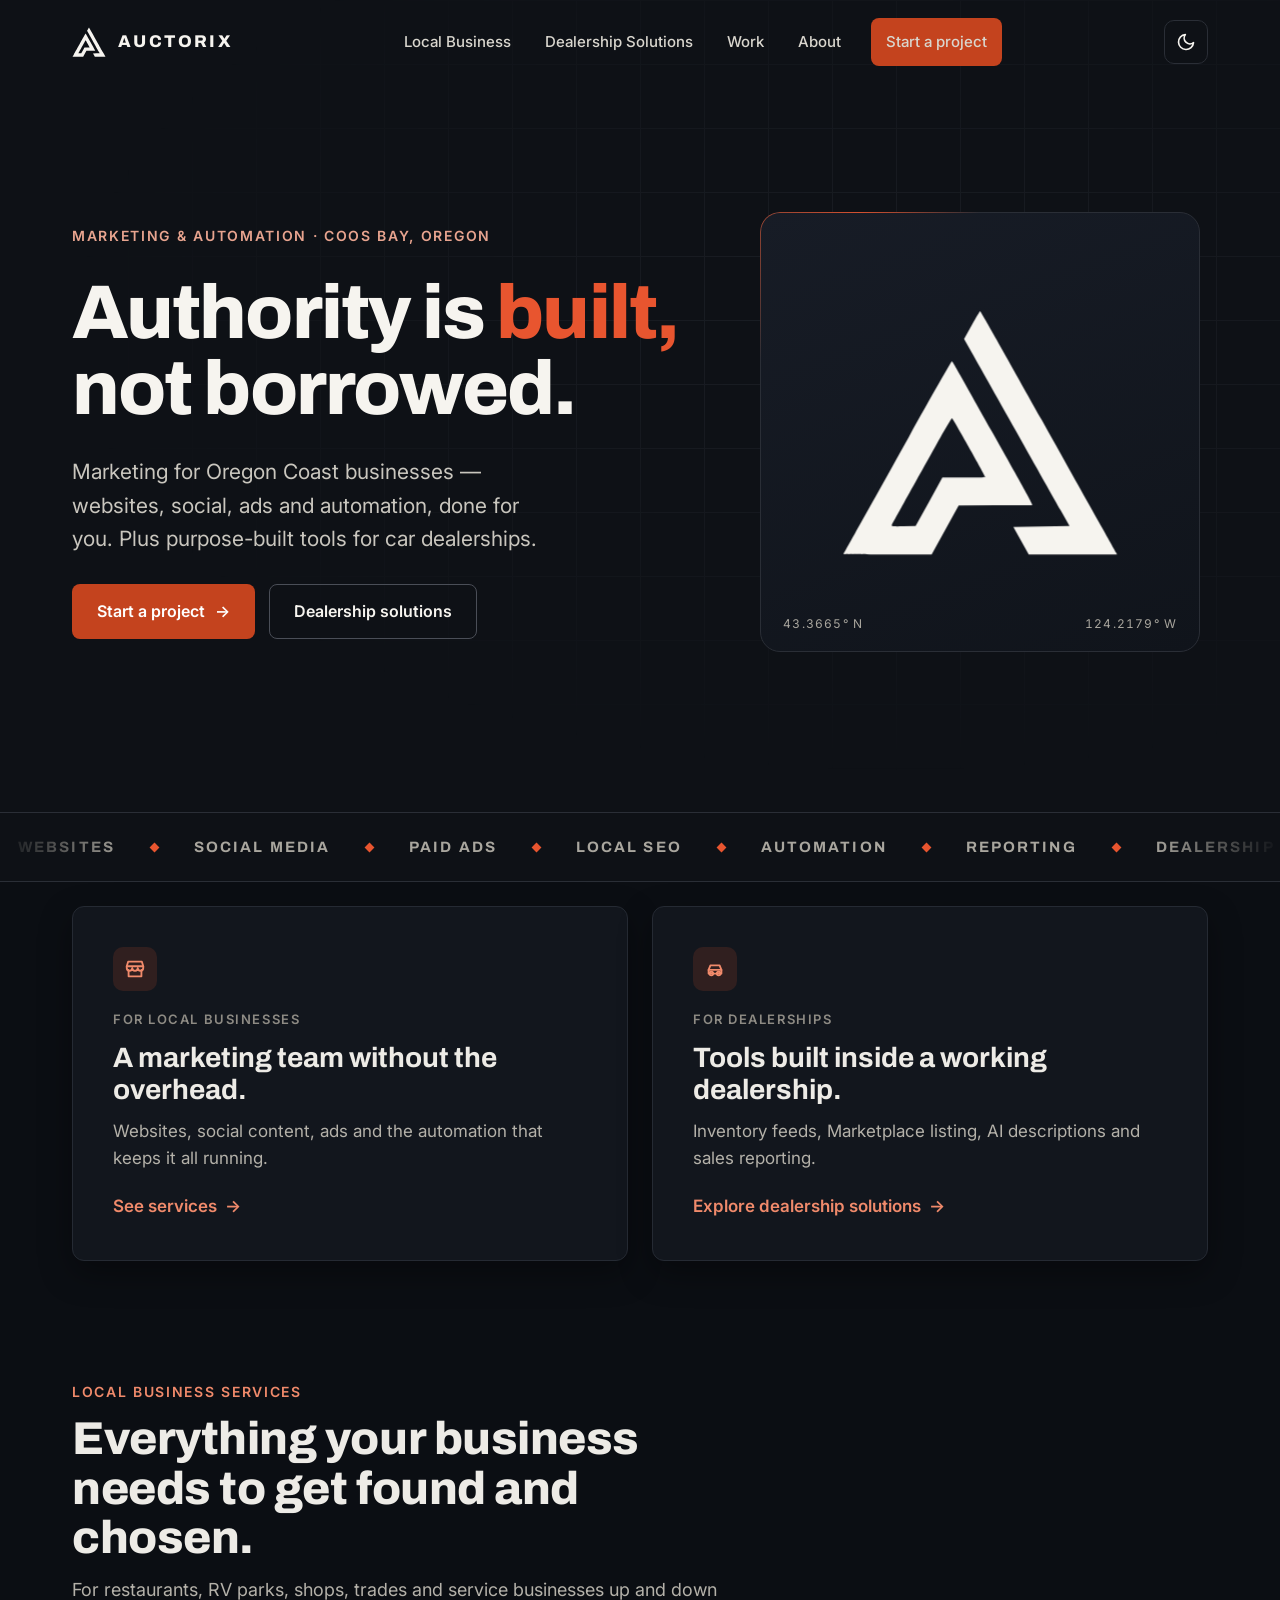
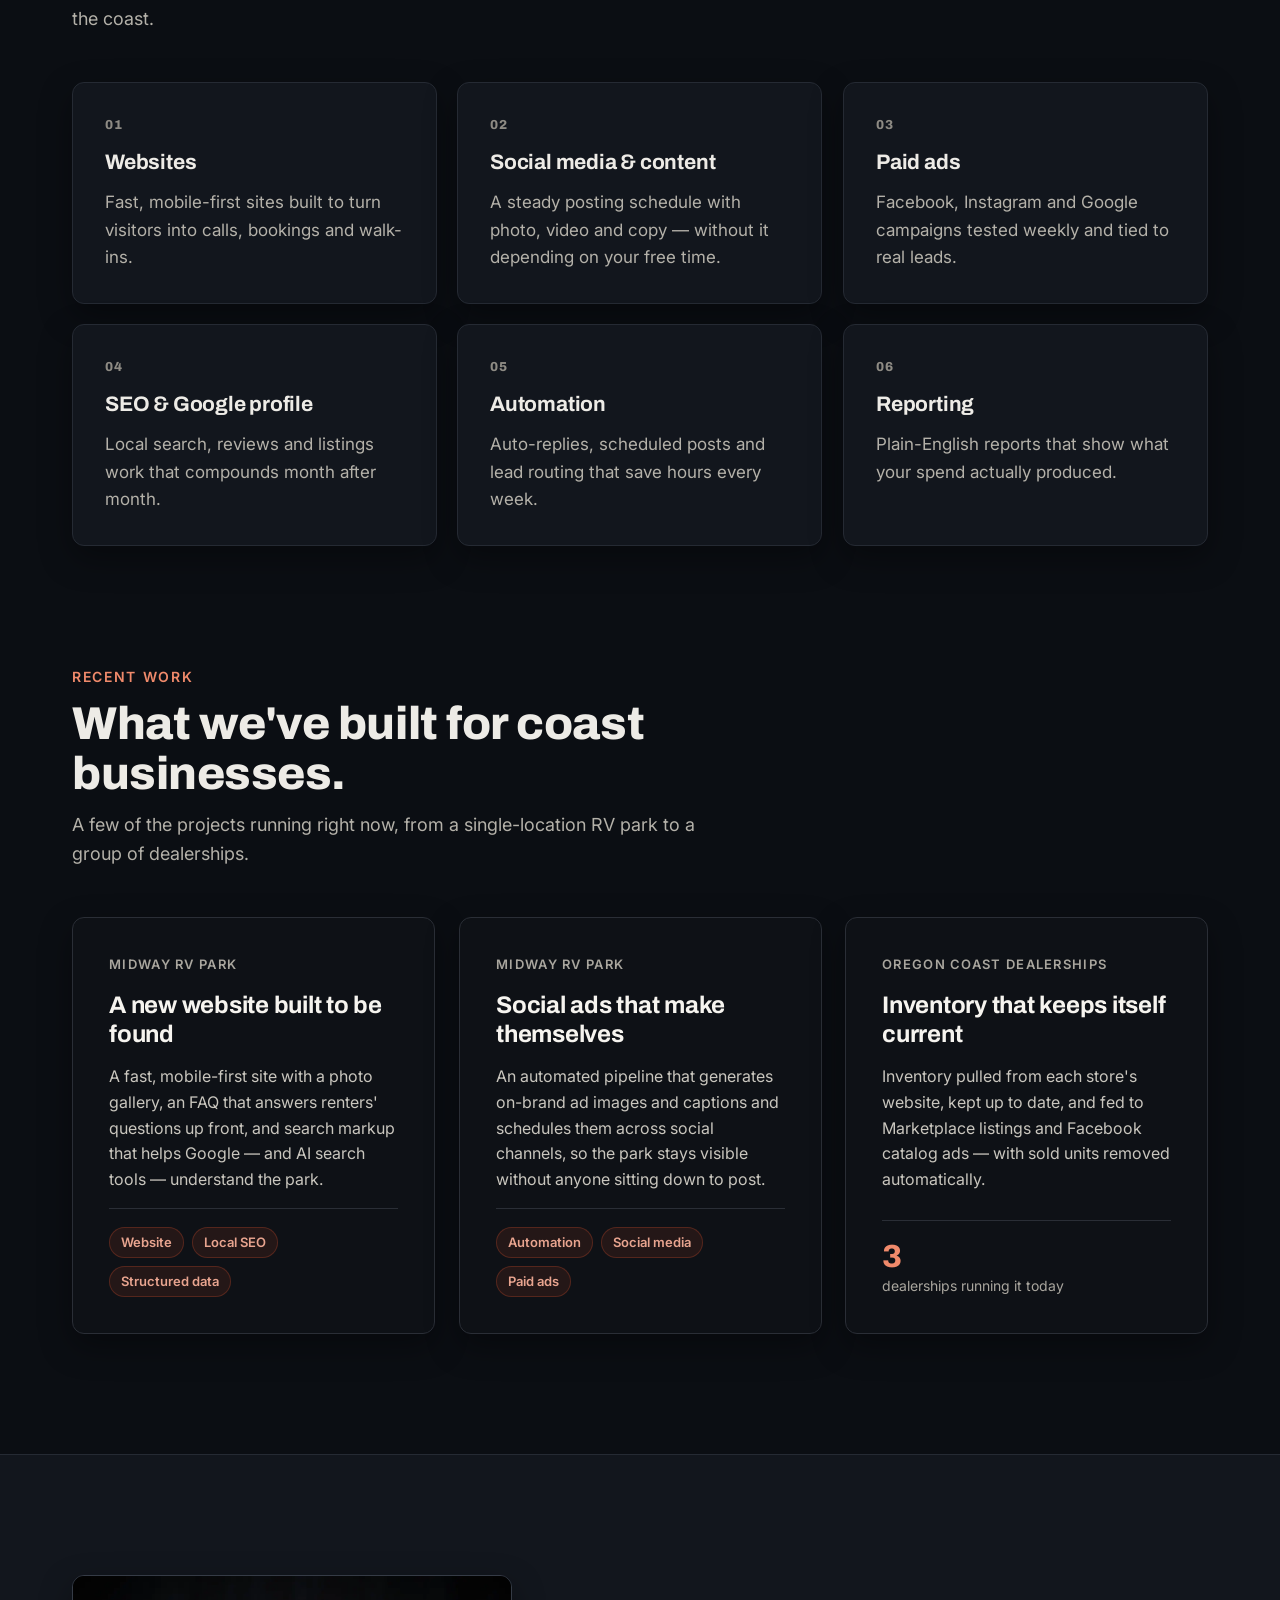
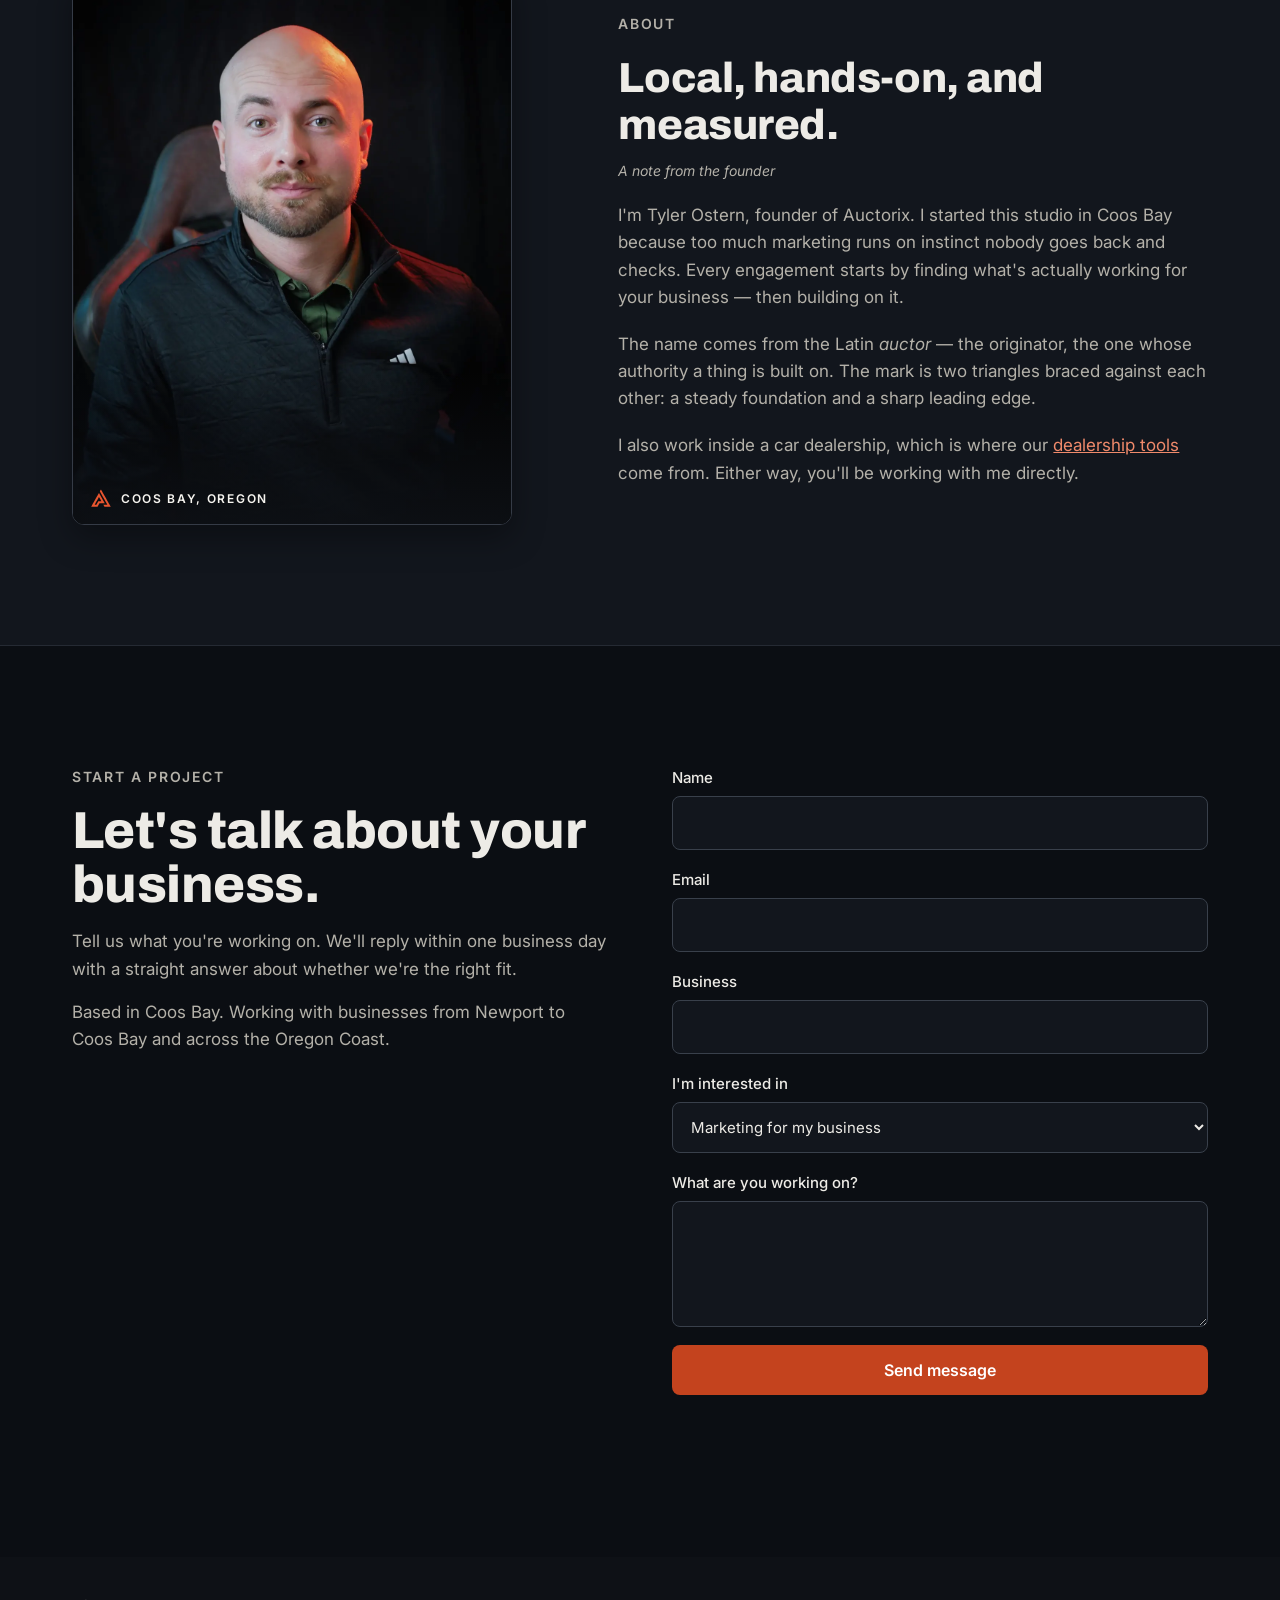
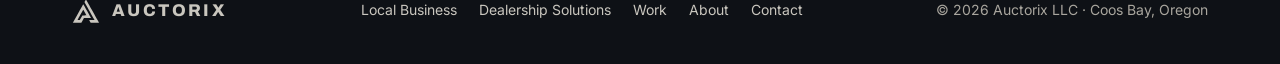
<file: index.html>
<!DOCTYPE html>
<html lang="en">
<head>
<meta charset="UTF-8">
<meta name="viewport" content="width=device-width, initial-scale=1.0">
<title>Auctorix — Marketing &amp; Automation in Coos Bay, Oregon</title>
<meta name="description" content="Auctorix builds websites, social media, ads and marketing automation for Oregon Coast businesses — plus inventory and listing tools for car dealerships. Based in Coos Bay, Oregon.">
<link rel="canonical" href="https://auctorix.io/">
<meta property="og:type" content="website">
<meta property="og:title" content="Auctorix — Marketing &amp; Automation, Coos Bay">
<meta property="og:description" content="Websites, social and automation for Oregon Coast businesses — plus purpose-built dealership tools.">
<meta property="og:url" content="https://auctorix.io/">
<meta property="og:image" content="https://auctorix.io/assets/logo-white.png">
<meta name="theme-color" content="#0E1116">
<link rel="icon" href="assets/favicon.svg" type="image/svg+xml">
<link rel="preconnect" href="https://fonts.googleapis.com">
<link rel="preconnect" href="https://fonts.gstatic.com" crossorigin>
<link href="https://fonts.googleapis.com/css2?family=Archivo:wght@500;600;700;800&family=Inter:wght@400;500;600&display=swap" rel="stylesheet">
<link rel="stylesheet" href="styles.css">
<script>(function(d){d.classList.add('js');var t;try{t=localStorage.getItem('theme')}catch(e){}if(t!=='light'&&t!=='dark'){t='dark'}d.setAttribute('data-theme',t)})(document.documentElement)</script>
<script type="application/ld+json">
{"@context":"https://schema.org","@type":"ProfessionalService","name":"Auctorix LLC","url":"https://auctorix.io/","logo":"https://auctorix.io/assets/logo-black.png","description":"Marketing, websites and automation for Oregon Coast businesses, plus dealership inventory and listing solutions.","founder":{"@type":"Person","name":"Tyler Ostern"},"address":{"@type":"PostalAddress","addressLocality":"Coos Bay","addressRegion":"OR","addressCountry":"US"},"areaServed":"Oregon Coast"}
</script>
</head>
<body>
<svg width="0" height="0" style="position:absolute" aria-hidden="true"><symbol id="mark" viewBox="120 -2 332 296"><path fill-rule="evenodd" d="M244.5 262.0L260.5 233.0L303.5 232.9C327.1 232.8 346.9 232.8 347.4 232.9C349.1 233.2 347.8 230.8 300.2 146.0C256.3 67.8 253.3 62.6 252.4 62.3C251.9 62.2 229.0 102.4 201.5 151.8C174.1 201.1 145.4 252.4 137.8 265.8C130.2 279.1 124.0 290.3 124.0 290.5C124.0 290.8 147.5 291.0 176.2 291.0L228.5 291.0L244.5 262.0ZM446.9 288.8C446.2 287.5 437.1 271.2 426.5 252.5C405.8 215.8 394.7 196.0 359.3 132.5C313.7 50.8 286.6 3.0 285.9 3.0C285.5 3.0 281.1 10.4 276.1 19.4L266.9 35.9L276.8 53.2C282.2 62.7 305.5 104.0 328.5 145.0C351.5 186.0 375.2 228.1 381.1 238.5L391.8 257.5L358.5 258.0L325.3 258.5L334.4 274.7L343.5 291.0L395.8 291.0L448.1 291.0L446.9 288.8ZM181.4 256.3C182.1 254.6 223.1 180.6 242.8 145.5C247.8 136.7 252.2 129.5 252.7 129.6C253.5 129.7 291.9 197.7 292.0 199.2C292.0 199.7 280.6 200.0 266.6 200.0L241.2 200.0L225.3 228.8L209.5 257.5L195.1 257.8C181.7 258.0 180.8 257.9 181.4 256.3Z"/></symbol></svg>
<a class="skip" href="#main">Skip to content</a>
<div class="scroll-progress" aria-hidden="true"></div>

<header class="nav">
  <div class="wrap nav__inner">
    <a href="index.html" class="brand" aria-label="Auctorix home"><svg aria-hidden="true"><use href="#mark"/></svg><span>AUCTORIX</span></a>
    <nav class="nav__links" aria-label="Primary">
      <span class="nav__pill" aria-hidden="true"></span>
      <a href="#services">Local Business</a>
      <a href="dealerships.html">Dealership Solutions</a>
      <a href="#work">Work</a>
      <a href="#about">About</a>
      <a href="#contact" class="btn btn--primary magnetic nav__cta">Start a project</a>
    </nav>
    <div class="nav__end">
      <button class="theme-toggle" type="button" aria-label="Switch to dark mode" aria-pressed="false">
        <svg class="i-sun" viewBox="0 0 24 24" fill="none" stroke="currentColor" stroke-width="2" stroke-linecap="round" aria-hidden="true"><circle cx="12" cy="12" r="4"/><path d="M12 2v2M12 20v2M4.9 4.9l1.4 1.4M17.7 17.7l1.4 1.4M2 12h2M20 12h2M4.9 19.1l1.4-1.4M17.7 6.3l1.4-1.4"/></svg>
        <svg class="i-moon" viewBox="0 0 24 24" fill="none" stroke="currentColor" stroke-width="2" stroke-linecap="round" stroke-linejoin="round" aria-hidden="true"><path d="M21 12.8A9 9 0 1 1 11.2 3a7 7 0 0 0 9.8 9.8z"/></svg>
      </button>
      <button class="burger" aria-label="Open menu" aria-expanded="false" aria-controls="mobileMenu"><span></span><span></span><span></span></button>
    </div>
  </div>
</header>

<div class="mobile-menu" id="mobileMenu" aria-hidden="true">
  <a href="#services">Local Business</a>
  <a href="dealerships.html">Dealership Solutions</a>
  <a href="#work">Work</a>
  <a href="#about">About</a>
  <a href="#contact" class="btn btn--primary">Start a project</a>
</div>

<main id="main">

  <section class="hero" data-spotlight>
    <div class="hero__gridlines" aria-hidden="true"></div>
    <div class="spotlight" aria-hidden="true"></div>
    <div class="wrap hero__grid">
      <div class="hero__copy">
        <p class="eyebrow eyebrow--ink" data-reveal>Marketing &amp; automation · Coos Bay, Oregon</p>
        <h1 class="split">Authority is <span class="accent">built,</span> not borrowed.</h1>
        <p class="hero__sub" data-reveal style="--d:500ms">Marketing for Oregon Coast businesses — websites, social, ads and automation, done for you. Plus purpose-built tools for car dealerships.</p>
        <div class="hero__actions" data-reveal style="--d:650ms">
          <a href="#contact" class="btn btn--primary magnetic">Start a project <span class="btn__arrow" aria-hidden="true">→</span></a>
          <a href="dealerships.html" class="btn btn--ghost magnetic">Dealership solutions</a>
        </div>
      </div>
      <div class="hero__mark" aria-hidden="true">
        <div class="hero__mark-frame">
          <div class="border-trail"></div>
          <div class="hero__mark-float" style="width:100%;display:flex;justify-content:center">
            <svg viewBox="120 -2 332 296"><path class="mark-fill" d="M244.5 262.0L260.5 233.0L303.5 232.9C327.1 232.8 346.9 232.8 347.4 232.9C349.1 233.2 347.8 230.8 300.2 146.0C256.3 67.8 253.3 62.6 252.4 62.3C251.9 62.2 229.0 102.4 201.5 151.8C174.1 201.1 145.4 252.4 137.8 265.8C130.2 279.1 124.0 290.3 124.0 290.5C124.0 290.8 147.5 291.0 176.2 291.0L228.5 291.0L244.5 262.0ZM446.9 288.8C446.2 287.5 437.1 271.2 426.5 252.5C405.8 215.8 394.7 196.0 359.3 132.5C313.7 50.8 286.6 3.0 285.9 3.0C285.5 3.0 281.1 10.4 276.1 19.4L266.9 35.9L276.8 53.2C282.2 62.7 305.5 104.0 328.5 145.0C351.5 186.0 375.2 228.1 381.1 238.5L391.8 257.5L358.5 258.0L325.3 258.5L334.4 274.7L343.5 291.0L395.8 291.0L448.1 291.0L446.9 288.8ZM181.4 256.3C182.1 254.6 223.1 180.6 242.8 145.5C247.8 136.7 252.2 129.5 252.7 129.6C253.5 129.7 291.9 197.7 292.0 199.2C292.0 199.7 280.6 200.0 266.6 200.0L241.2 200.0L225.3 228.8L209.5 257.5L195.1 257.8C181.7 258.0 180.8 257.9 181.4 256.3Z"/><path class="mark-stroke" d="M244.5 262.0L260.5 233.0L303.5 232.9C327.1 232.8 346.9 232.8 347.4 232.9C349.1 233.2 347.8 230.8 300.2 146.0C256.3 67.8 253.3 62.6 252.4 62.3C251.9 62.2 229.0 102.4 201.5 151.8C174.1 201.1 145.4 252.4 137.8 265.8C130.2 279.1 124.0 290.3 124.0 290.5C124.0 290.8 147.5 291.0 176.2 291.0L228.5 291.0L244.5 262.0ZM446.9 288.8C446.2 287.5 437.1 271.2 426.5 252.5C405.8 215.8 394.7 196.0 359.3 132.5C313.7 50.8 286.6 3.0 285.9 3.0C285.5 3.0 281.1 10.4 276.1 19.4L266.9 35.9L276.8 53.2C282.2 62.7 305.5 104.0 328.5 145.0C351.5 186.0 375.2 228.1 381.1 238.5L391.8 257.5L358.5 258.0L325.3 258.5L334.4 274.7L343.5 291.0L395.8 291.0L448.1 291.0L446.9 288.8ZM181.4 256.3C182.1 254.6 223.1 180.6 242.8 145.5C247.8 136.7 252.2 129.5 252.7 129.6C253.5 129.7 291.9 197.7 292.0 199.2C292.0 199.7 280.6 200.0 266.6 200.0L241.2 200.0L225.3 228.8L209.5 257.5L195.1 257.8C181.7 258.0 180.8 257.9 181.4 256.3Z"/></svg>
          </div>
          <div class="hero__coords"><span>43.3665° N</span><span>124.2179° W</span></div>
        </div>
      </div>
    </div>
  </section>

  <section class="ticker" aria-label="What we do">
    <div class="ticker__mask"><div class="ticker__track">
      <div class="ticker__group">
        <span>Websites</span><i></i><span>Social media</span><i></i><span>Paid ads</span><i></i><span>Local SEO</span><i></i><span>Automation</span><i></i><span>Reporting</span><i></i><span>Dealership solutions</span><i></i>
      </div>
    </div>
  </div>
  </section>

  <section class="paths" aria-label="Who we work with">
    <div class="wrap paths__grid" data-stagger>
      <a href="#services" class="path-card tilt">
        <span class="path-card__icon" aria-hidden="true"><svg viewBox="0 0 24 24" fill="none" stroke="currentColor" stroke-width="2" stroke-linecap="round" stroke-linejoin="round"><path d="M3 9l1.5-5h15L21 9"/><path d="M3 9h18v2a3 3 0 0 1-6 0 3 3 0 0 1-6 0 3 3 0 0 1-6 0z"/><path d="M5 13v7h14v-7"/></svg></span>
        <span class="path-card__kicker">For local businesses</span>
        <span class="path-card__title">A marketing team without the overhead.</span>
        <span class="path-card__body">Websites, social content, ads and the automation that keeps it all running.</span>
        <span class="path-card__link">See services <span aria-hidden="true">→</span></span>
      </a>
      <a href="dealerships.html" class="path-card tilt">
        <span class="path-card__icon" aria-hidden="true"><svg viewBox="0 0 24 24" fill="none" stroke="currentColor" stroke-width="2" stroke-linecap="round" stroke-linejoin="round"><path d="M5 17h14v-4l-2-5H7l-2 5z"/><path d="M5 13h14"/><circle cx="8" cy="17" r="2"/><circle cx="16" cy="17" r="2"/></svg></span>
        <span class="path-card__kicker">For dealerships</span>
        <span class="path-card__title">Tools built inside a working dealership.</span>
        <span class="path-card__body">Inventory feeds, Marketplace listing, AI descriptions and sales reporting.</span>
        <span class="path-card__link">Explore dealership solutions <span aria-hidden="true">→</span></span>
      </a>
    </div>
  </section>

  <section class="section" id="services">
    <div class="wrap">
      <div class="section__head" data-reveal>
        <p class="eyebrow">Local business services</p>
        <h2 class="section__title">Everything your business needs to get found and chosen.</h2>
        <p class="lede">For restaurants, RV parks, shops, trades and service businesses up and down the coast.</p>
      </div>
      <div class="services" data-stagger>
        <div class="service tilt" data-tilt="4"><span class="service__num">01</span><h3>Websites</h3><p>Fast, mobile-first sites built to turn visitors into calls, bookings and walk-ins.</p></div>
        <div class="service tilt" data-tilt="4"><span class="service__num">02</span><h3>Social media &amp; content</h3><p>A steady posting schedule with photo, video and copy — without it depending on your free time.</p></div>
        <div class="service tilt" data-tilt="4"><span class="service__num">03</span><h3>Paid ads</h3><p>Facebook, Instagram and Google campaigns tested weekly and tied to real leads.</p></div>
        <div class="service tilt" data-tilt="4"><span class="service__num">04</span><h3>SEO &amp; Google profile</h3><p>Local search, reviews and listings work that compounds month after month.</p></div>
        <div class="service tilt" data-tilt="4"><span class="service__num">05</span><h3>Automation</h3><p>Auto-replies, scheduled posts and lead routing that save hours every week.</p></div>
        <div class="service tilt" data-tilt="4"><span class="service__num">06</span><h3>Reporting</h3><p>Plain-English reports that show what your spend actually produced.</p></div>
      </div>
    </div>
  </section>

  <section class="section" id="work" style="padding-top:0">
    <div class="wrap">
      <div class="section__head" data-reveal>
        <p class="eyebrow">Recent work</p>
        <h2 class="section__title">What we've built for coast businesses.</h2>
        <p class="lede">A few of the projects running right now, from a single-location RV park to a group of dealerships.</p>
      </div>
      <div class="cases" data-stagger>
        <article class="case tilt tilt--ink">
          <p class="case__client">Midway RV Park</p>
          <h3>A new website built to be found</h3>
          <p class="case__copy">A fast, mobile-first site with a photo gallery, an FAQ that answers renters' questions up front, and search markup that helps Google — and AI search tools — understand the park.</p>
          <ul class="case__tags"><li>Website</li><li>Local SEO</li><li>Structured data</li></ul>
        </article>
        <article class="case tilt tilt--ink">
          <p class="case__client">Midway RV Park</p>
          <h3>Social ads that make themselves</h3>
          <p class="case__copy">An automated pipeline that generates on-brand ad images and captions and schedules them across social channels, so the park stays visible without anyone sitting down to post.</p>
          <ul class="case__tags"><li>Automation</li><li>Social media</li><li>Paid ads</li></ul>
        </article>
        <article class="case tilt tilt--ink">
          <p class="case__client">Oregon Coast dealerships</p>
          <h3>Inventory that keeps itself current</h3>
          <p class="case__copy">Inventory pulled from each store's website, kept up to date, and fed to Marketplace listings and Facebook catalog ads — with sold units removed automatically.</p>
          <div class="case__stats">
            <div><div class="stat__num" data-count="3">3</div><div class="stat__label">dealerships running it today</div></div>
          </div>
        </article>
      </div>
    </div>
  </section>

  <section class="section about" id="about">
    <div class="wrap about__grid">
      <figure class="about__photo tilt" data-tilt="5" data-reveal style="margin:0">
        <picture>
          <source srcset="assets/tyler.webp" type="image/webp">
          <img src="assets/tyler.jpg" width="1200" height="1500" loading="lazy" decoding="async" alt="Tyler Ostern, founder of Auctorix">
        </picture>
        <figcaption><svg aria-hidden="true"><use href="#mark"/></svg>COOS BAY, OREGON</figcaption>
      </figure>
      <div class="about__copy" data-reveal style="--d:120ms">
        <p class="eyebrow">About</p>
        <h2>Local, hands-on, and measured.</h2>
        <p class="about__note">A note from the founder</p>
        <p>I'm Tyler Ostern, founder of Auctorix. I started this studio in Coos Bay because too much marketing runs on instinct nobody goes back and checks. Every engagement starts by finding what's actually working for your business — then building on it.</p>
        <p>The name comes from the Latin <em>auctor</em> — the originator, the one whose authority a thing is built on. The mark is two triangles braced against each other: a steady foundation and a sharp leading edge.</p>
        <p>I also work inside a car dealership, which is where our <a href="dealerships.html">dealership tools</a> come from. Either way, you'll be working with me directly.</p>
      </div>
    </div>
  </section>

  <section class="section" id="contact">
    <div class="wrap contact__grid">
      <div class="contact__copy" data-reveal>
        <p class="eyebrow">Start a project</p>
        <h2>Let's talk about your business.</h2>
        <p>Tell us what you're working on. We'll reply within one business day with a straight answer about whether we're the right fit.</p>
        <p>Based in Coos Bay. Working with businesses from Newport to Coos Bay and across the Oregon Coast.</p>
      </div>
      <form class="form" data-form="contact" data-reveal style="--d:120ms" novalidate>
        <label class="field">Name<input type="text" name="name" required autocomplete="name"></label>
        <label class="field">Email<input type="email" name="email" required autocomplete="email"></label>
        <label class="field">Business<input type="text" name="business" autocomplete="organization"></label>
        <label class="field">I'm interested in
          <select name="interest">
            <option>Marketing for my business</option>
            <option>Dealership solutions</option>
            <option>Something else</option>
          </select>
        </label>
        <label class="field">What are you working on?<textarea name="message" rows="4" required></textarea></label>
        <input type="hidden" name="_subject" value="New inquiry — auctorix.io">
        <input class="hp" type="text" name="_gotcha" tabindex="-1" autocomplete="off" aria-hidden="true">
        <button type="submit" class="btn btn--primary btn--block magnetic">Send message</button>
        <p class="form__note" role="status" aria-live="polite"></p>
      </form>
    </div>
  </section>
</main>

<footer class="footer">
  <div class="wrap footer__inner">
    <a href="index.html" class="brand" aria-label="Auctorix home"><svg aria-hidden="true"><use href="#mark"/></svg><span>AUCTORIX</span></a>
    <nav aria-label="Footer">
      <a href="#services">Local Business</a><a href="dealerships.html">Dealership Solutions</a><a href="#work">Work</a><a href="#about">About</a><a href="#contact">Contact</a>
    </nav>
    <p>© <span data-year>2026</span> Auctorix LLC · Coos Bay, Oregon</p>
  </div>
</footer>

<script src="script.js"></script>
</body>
</html>
</file>
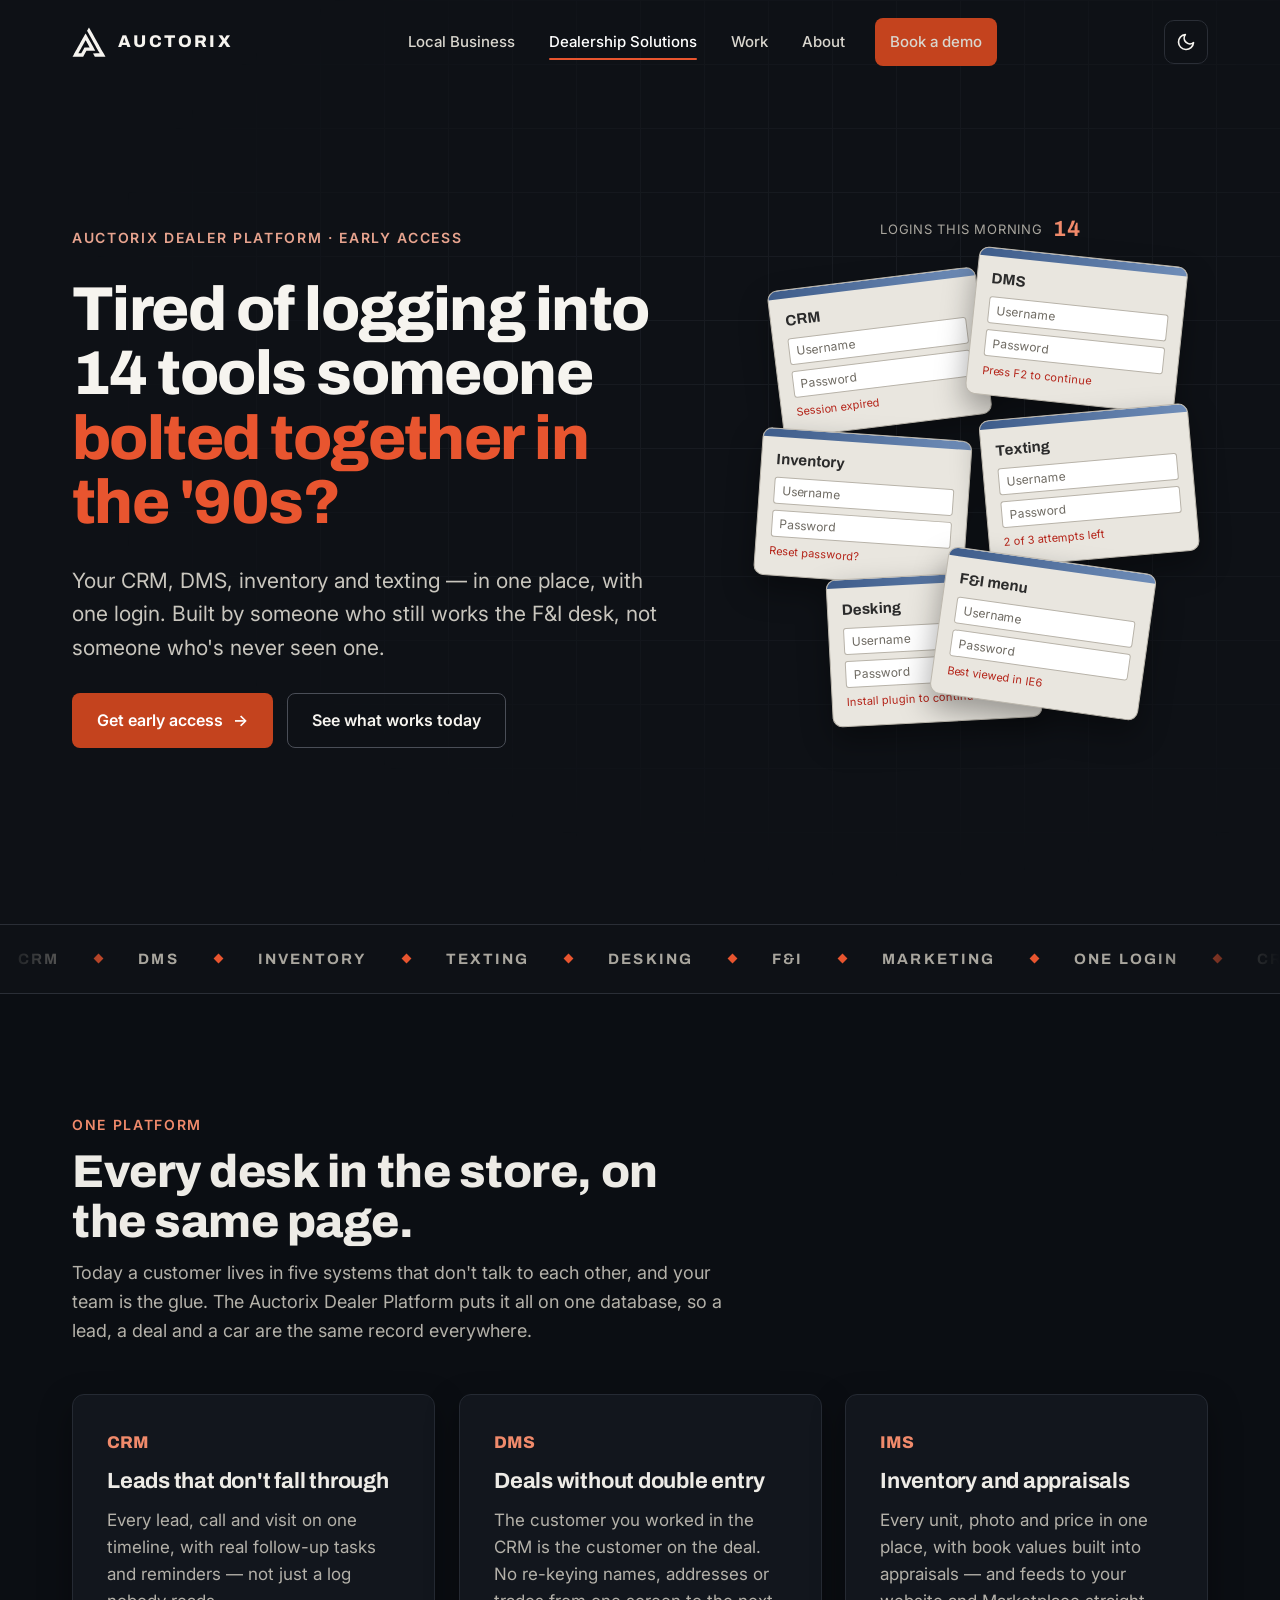
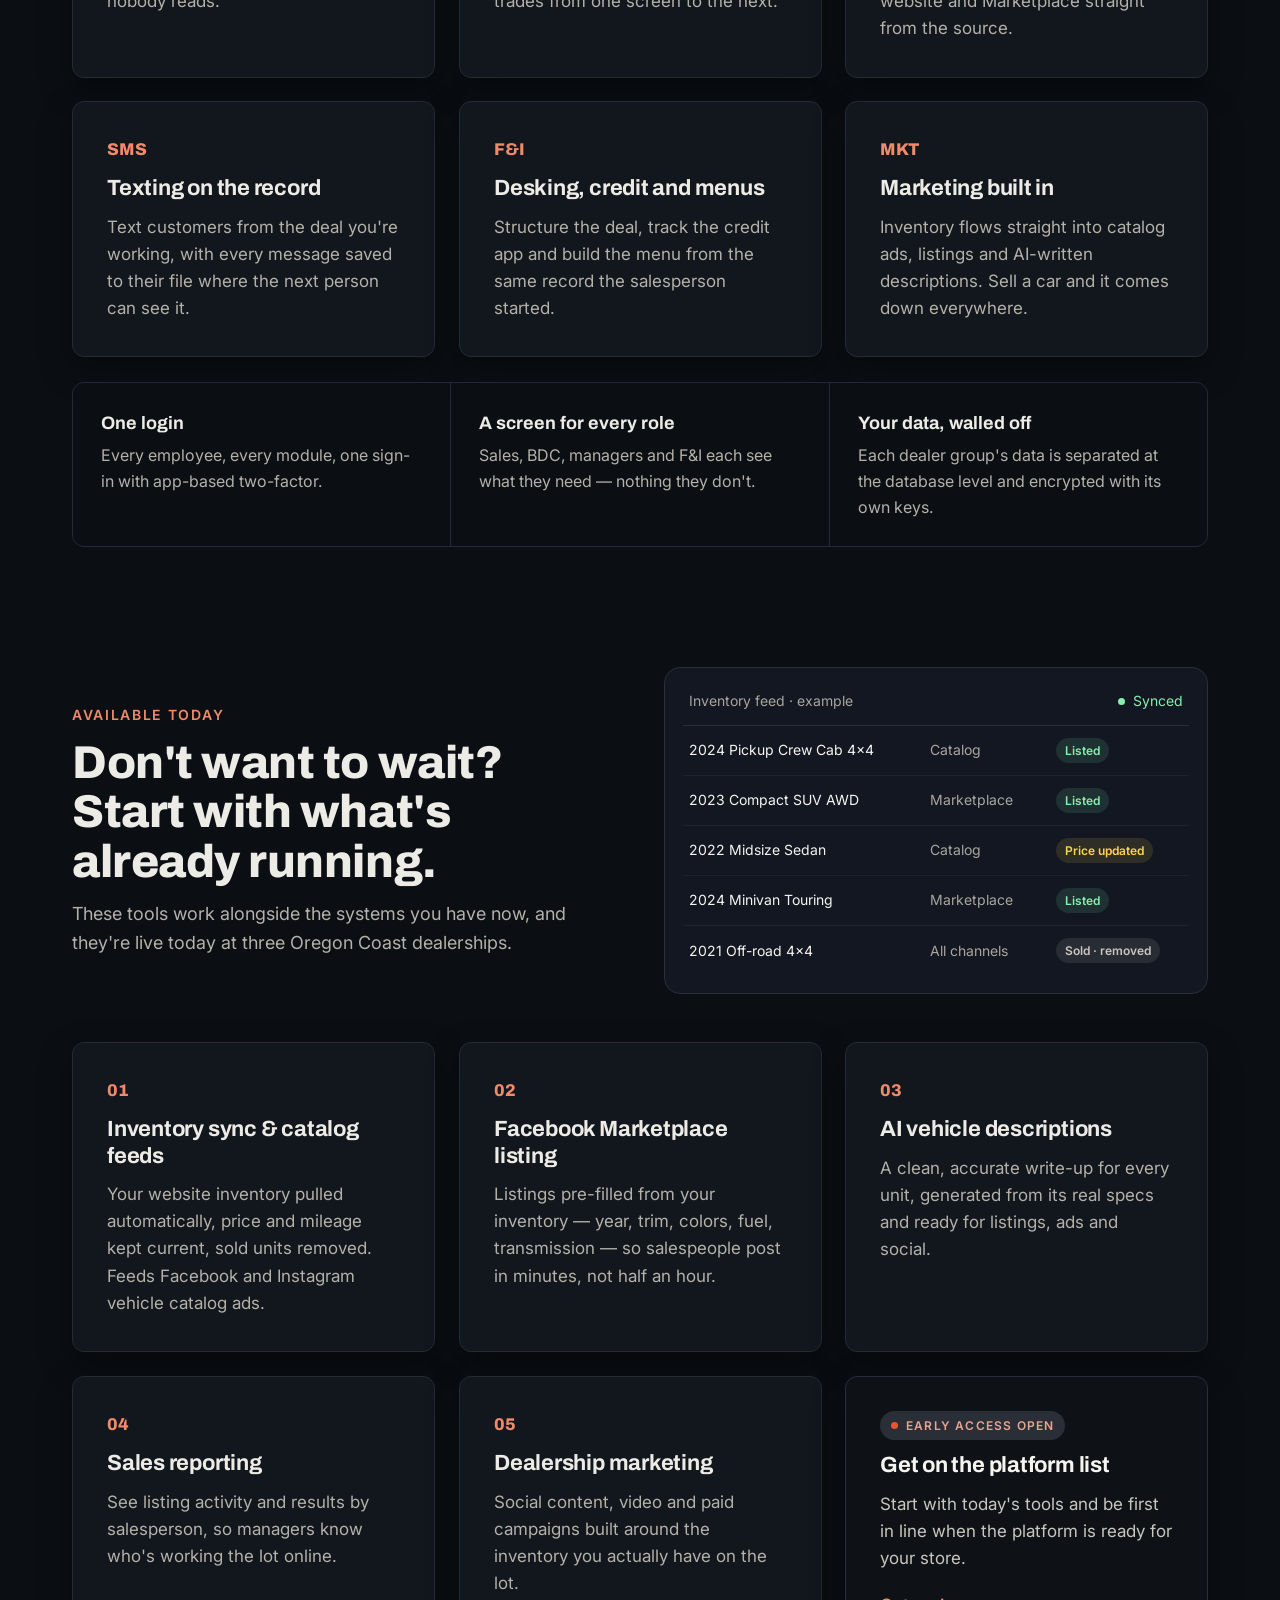
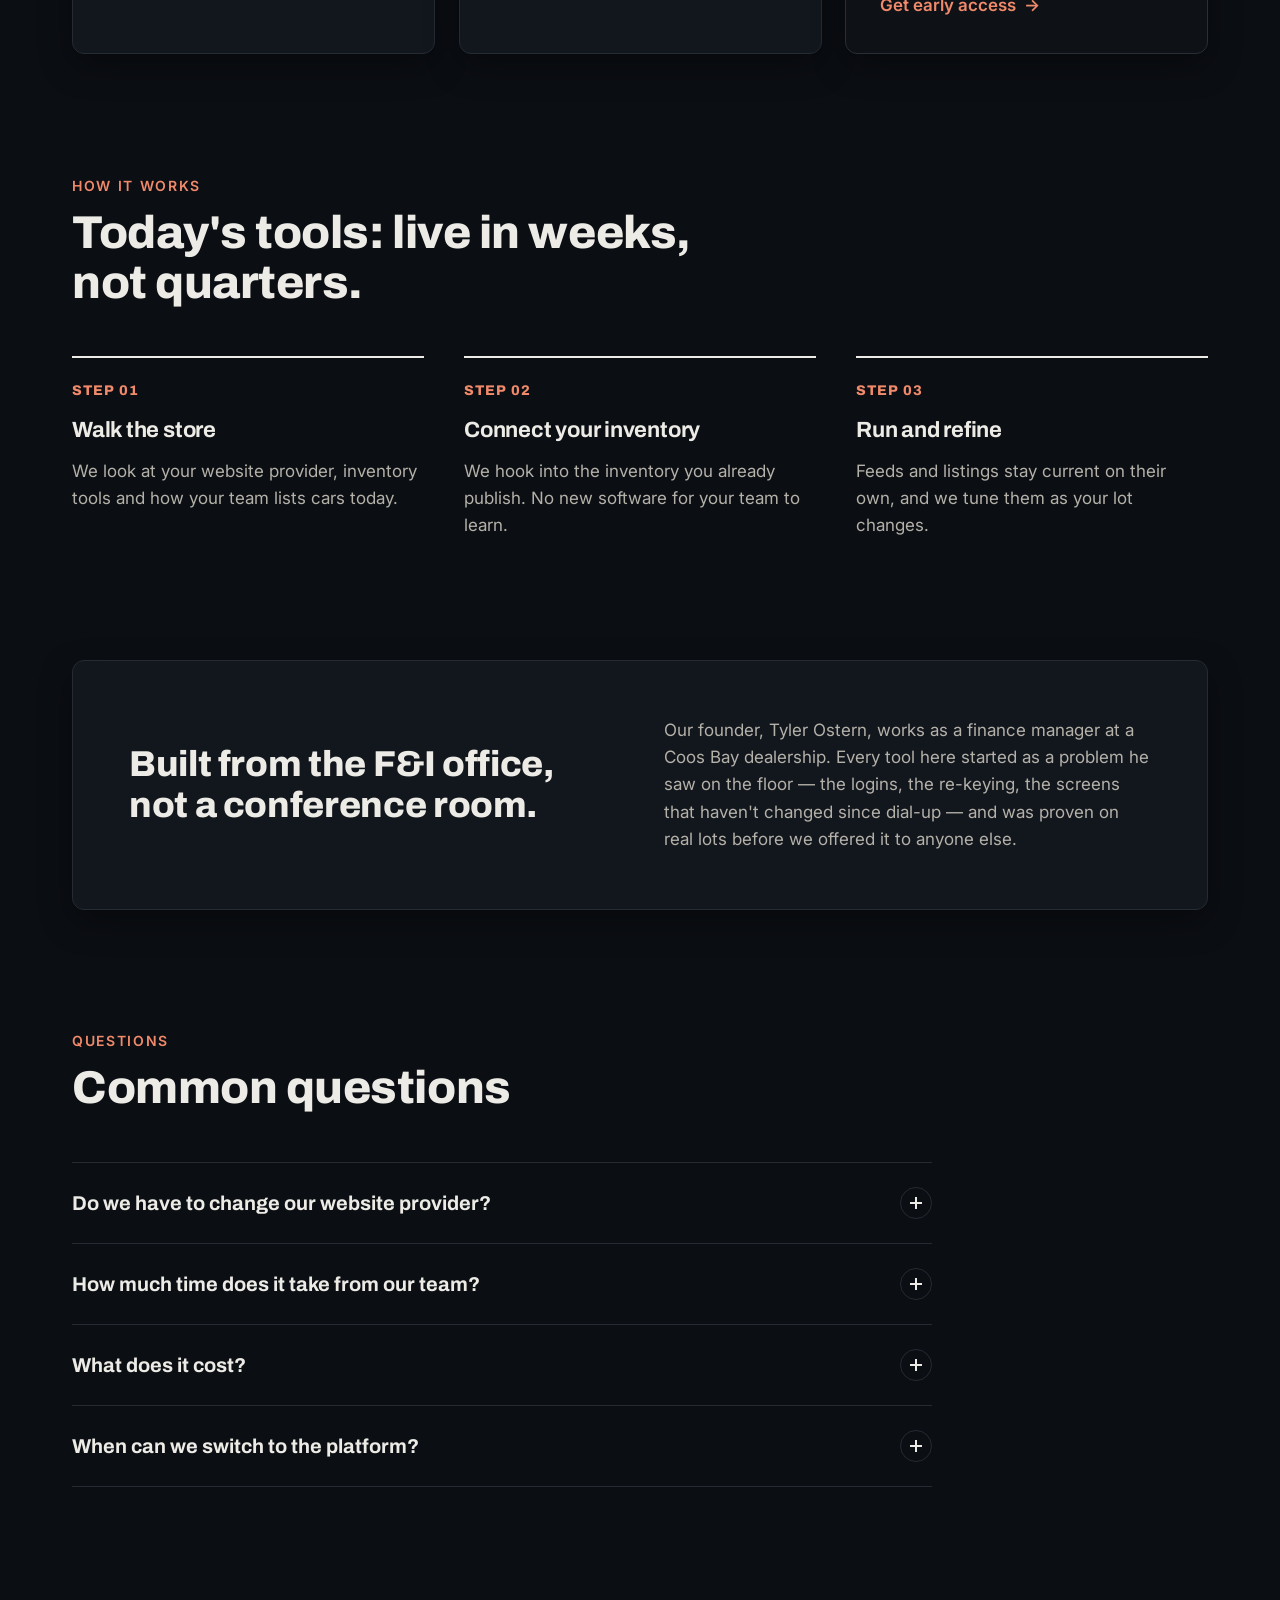
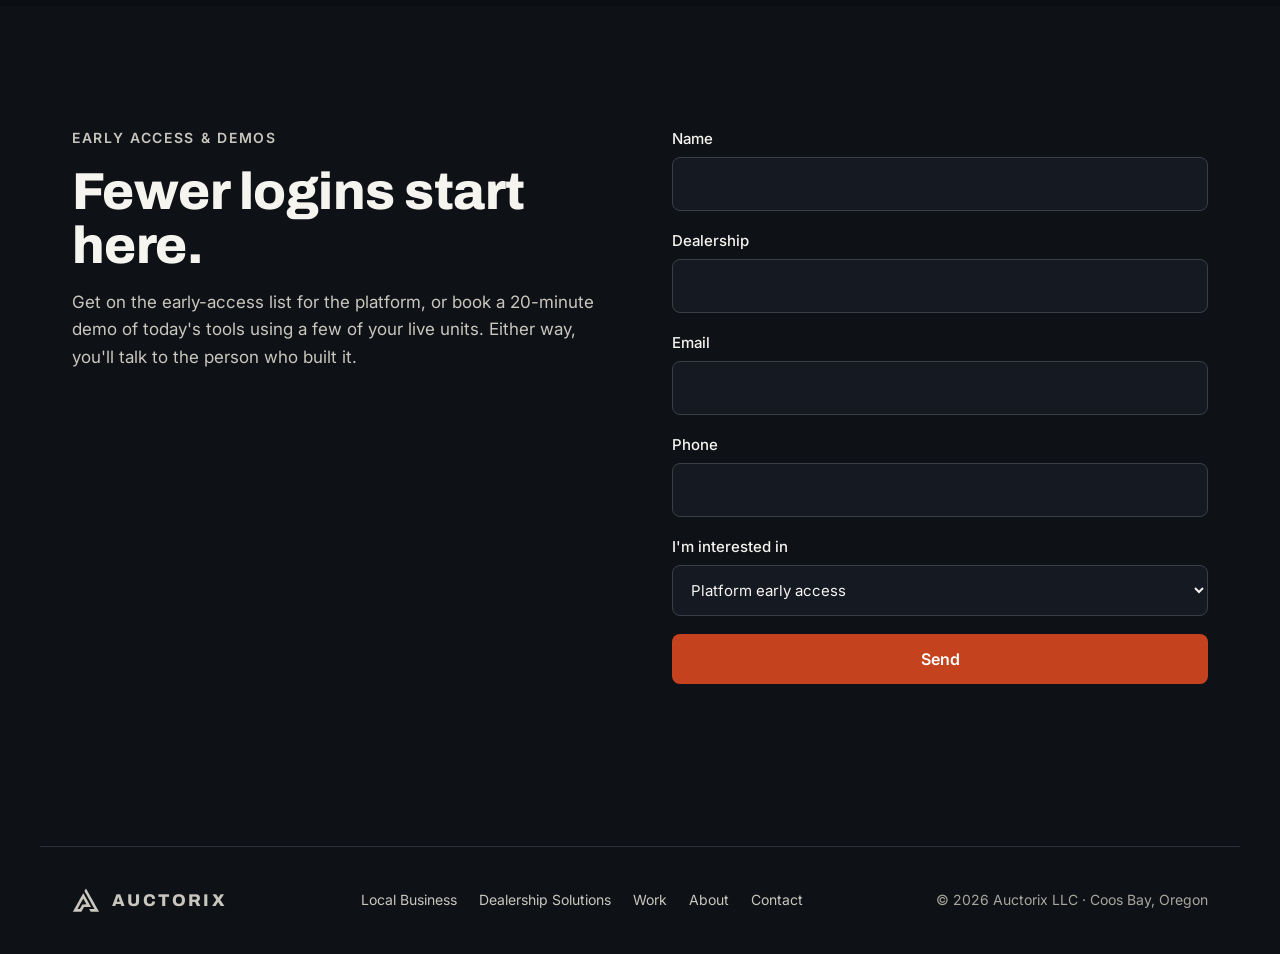
<file: dealerships.html>
<!DOCTYPE html>
<html lang="en">
<head>
<meta charset="UTF-8">
<meta name="viewport" content="width=device-width, initial-scale=1.0">
<title>Dealership Solutions — One Login for CRM, DMS &amp; Inventory | Auctorix</title>
<meta name="description" content="Inventory sync, Facebook catalog feeds, Marketplace listing tools, AI vehicle descriptions and sales reporting for car dealerships — built by a working dealership finance manager in Coos Bay, Oregon.">
<link rel="canonical" href="https://auctorix.io/dealerships.html">
<meta property="og:type" content="website">
<meta property="og:title" content="Dealership Solutions — Auctorix">
<meta property="og:description" content="Inventory feeds, Marketplace listing, AI descriptions and sales reporting — built inside a working dealership.">
<meta property="og:url" content="https://auctorix.io/dealerships.html">
<meta property="og:image" content="https://auctorix.io/assets/logo-white.png">
<meta name="theme-color" content="#0E1116">
<link rel="icon" href="assets/favicon.svg" type="image/svg+xml">
<link rel="preconnect" href="https://fonts.googleapis.com">
<link rel="preconnect" href="https://fonts.gstatic.com" crossorigin>
<link href="https://fonts.googleapis.com/css2?family=Archivo:wght@500;600;700;800&family=Inter:wght@400;500;600&display=swap" rel="stylesheet">
<link rel="stylesheet" href="styles.css">
<script>(function(d){d.classList.add('js');var t;try{t=localStorage.getItem('theme')}catch(e){}if(t!=='light'&&t!=='dark'){t='dark'}d.setAttribute('data-theme',t)})(document.documentElement)</script>
</head>
<body>
<svg width="0" height="0" style="position:absolute" aria-hidden="true"><symbol id="mark" viewBox="120 -2 332 296"><path fill-rule="evenodd" d="M244.5 262.0L260.5 233.0L303.5 232.9C327.1 232.8 346.9 232.8 347.4 232.9C349.1 233.2 347.8 230.8 300.2 146.0C256.3 67.8 253.3 62.6 252.4 62.3C251.9 62.2 229.0 102.4 201.5 151.8C174.1 201.1 145.4 252.4 137.8 265.8C130.2 279.1 124.0 290.3 124.0 290.5C124.0 290.8 147.5 291.0 176.2 291.0L228.5 291.0L244.5 262.0ZM446.9 288.8C446.2 287.5 437.1 271.2 426.5 252.5C405.8 215.8 394.7 196.0 359.3 132.5C313.7 50.8 286.6 3.0 285.9 3.0C285.5 3.0 281.1 10.4 276.1 19.4L266.9 35.9L276.8 53.2C282.2 62.7 305.5 104.0 328.5 145.0C351.5 186.0 375.2 228.1 381.1 238.5L391.8 257.5L358.5 258.0L325.3 258.5L334.4 274.7L343.5 291.0L395.8 291.0L448.1 291.0L446.9 288.8ZM181.4 256.3C182.1 254.6 223.1 180.6 242.8 145.5C247.8 136.7 252.2 129.5 252.7 129.6C253.5 129.7 291.9 197.7 292.0 199.2C292.0 199.7 280.6 200.0 266.6 200.0L241.2 200.0L225.3 228.8L209.5 257.5L195.1 257.8C181.7 258.0 180.8 257.9 181.4 256.3Z"/></symbol></svg>
<a class="skip" href="#main">Skip to content</a>
<div class="scroll-progress" aria-hidden="true"></div>

<header class="nav">
  <div class="wrap nav__inner">
    <a href="index.html" class="brand" aria-label="Auctorix home"><svg aria-hidden="true"><use href="#mark"/></svg><span>AUCTORIX</span></a>
    <nav class="nav__links" aria-label="Primary">
      <span class="nav__pill" aria-hidden="true"></span>
      <a href="index.html#services">Local Business</a>
      <a href="dealerships.html" aria-current="page">Dealership Solutions</a>
      <a href="index.html#work">Work</a>
      <a href="index.html#about">About</a>
      <a href="#demo" class="btn btn--primary magnetic nav__cta">Book a demo</a>
    </nav>
    <div class="nav__end">
      <button class="theme-toggle" type="button" aria-label="Switch to dark mode" aria-pressed="false">
        <svg class="i-sun" viewBox="0 0 24 24" fill="none" stroke="currentColor" stroke-width="2" stroke-linecap="round" aria-hidden="true"><circle cx="12" cy="12" r="4"/><path d="M12 2v2M12 20v2M4.9 4.9l1.4 1.4M17.7 17.7l1.4 1.4M2 12h2M20 12h2M4.9 19.1l1.4-1.4M17.7 6.3l1.4-1.4"/></svg>
        <svg class="i-moon" viewBox="0 0 24 24" fill="none" stroke="currentColor" stroke-width="2" stroke-linecap="round" stroke-linejoin="round" aria-hidden="true"><path d="M21 12.8A9 9 0 1 1 11.2 3a7 7 0 0 0 9.8 9.8z"/></svg>
      </button>
      <button class="burger" aria-label="Open menu" aria-expanded="false" aria-controls="mobileMenu"><span></span><span></span><span></span></button>
    </div>
  </div>
</header>

<div class="mobile-menu" id="mobileMenu" aria-hidden="true">
  <a href="index.html#services">Local Business</a>
  <a href="dealerships.html" aria-current="page">Dealership Solutions</a>
  <a href="index.html#work">Work</a>
  <a href="index.html#about">About</a>
  <a href="#demo" class="btn btn--primary">Book a demo</a>
</div>

<main id="main">

  <section class="hero hero--long" data-spotlight>
    <div class="hero__gridlines" aria-hidden="true"></div>
    <div class="spotlight" aria-hidden="true"></div>
    <div class="wrap hero__grid">
      <div class="hero__copy">
        <p class="eyebrow eyebrow--ink" data-reveal>Auctorix Dealer Platform · Early access</p>
        <h1 class="split">Tired of logging into 14 tools someone <span class="accent">bolted together in the '90s?</span></h1>
        <p class="hero__sub" data-reveal style="--d:700ms;max-width:46ch">Your CRM, DMS, inventory and texting — in one place, with one login. Built by someone who still works the F&amp;I desk, not someone who's never seen one.</p>
        <div class="hero__actions" data-reveal style="--d:850ms">
          <a href="#demo" class="btn btn--primary magnetic">Get early access <span class="btn__arrow" aria-hidden="true">→</span></a>
          <a href="#today" class="btn btn--ghost magnetic">See what works today</a>
        </div>
      </div>
      <div class="sprawl" role="img" aria-label="A pile of separate login screens for CRM, DMS, inventory, texting, desking and F&amp;I collapses into a single Auctorix login">
        <div class="sprawl__meter" aria-hidden="true"><span>Logins this morning</span><b data-sprawl-count>14</b></div>
        <div class="sprawl__tile" aria-hidden="true" style="--x:-48%;--y:-95%;--r:-7deg;--i:0"><i></i><b>CRM</b><span>Username</span><span>Password</span><em>Session expired</em></div>
        <div class="sprawl__tile" aria-hidden="true" style="--x:46%;--y:-110%;--r:6deg;--i:1"><i></i><b>DMS</b><span>Username</span><span>Password</span><em>Press F2 to continue</em></div>
        <div class="sprawl__tile" aria-hidden="true" style="--x:-56%;--y:10%;--r:4deg;--i:2"><i></i><b>Inventory</b><span>Username</span><span>Password</span><em>Reset password?</em></div>
        <div class="sprawl__tile" aria-hidden="true" style="--x:52%;--y:-5%;--r:-5deg;--i:3"><i></i><b>Texting</b><span>Username</span><span>Password</span><em>2 of 3 attempts left</em></div>
        <div class="sprawl__tile" aria-hidden="true" style="--x:-22%;--y:105%;--r:-3deg;--i:4"><i></i><b>Desking</b><span>Username</span><span>Password</span><em>Install plugin to continue</em></div>
        <div class="sprawl__tile" aria-hidden="true" style="--x:30%;--y:95%;--r:8deg;--i:5"><i></i><b>F&amp;I menu</b><span>Username</span><span>Password</span><em>Best viewed in IE6</em></div>
        <div class="sprawl__one" aria-hidden="true">
          <div class="sprawl__brand"><svg><use href="#mark"/></svg><span>AUCTORIX</span></div>
          <p>One login. Everything.</p>
          <ul><li>CRM</li><li>DMS</li><li>Inventory</li><li>Texting</li><li>Desking</li><li>F&amp;I</li></ul>
        </div>
        <button class="sprawl__replay" type="button">Replay ↺</button>
      </div>
    </div>
  </section>

  <section class="ticker" aria-label="What's in the platform">
    <div class="ticker__mask"><div class="ticker__track">
      <div class="ticker__group">
        <span>CRM</span><i></i><span>DMS</span><i></i><span>Inventory</span><i></i><span>Texting</span><i></i><span>Desking</span><i></i><span>F&amp;I</span><i></i><span>Marketing</span><i></i><span>One login</span><i></i>
      </div>
    </div>
  </div>
  </section>

  <section class="section" id="platform">
    <div class="wrap">
      <div class="section__head" data-reveal>
        <p class="eyebrow">One platform</p>
        <h2 class="section__title">Every desk in the store, on the same page.</h2>
        <p class="lede">Today a customer lives in five systems that don't talk to each other, and your team is the glue. The Auctorix Dealer Platform puts it all on one database, so a lead, a deal and a car are the same record everywhere.</p>
      </div>
      <div class="features" data-stagger>
        <article class="feature tilt" data-tilt="4"><span class="feature__num">CRM</span><h3>Leads that don't fall through</h3><p>Every lead, call and visit on one timeline, with real follow-up tasks and reminders — not just a log nobody reads.</p></article>
        <article class="feature tilt" data-tilt="4"><span class="feature__num">DMS</span><h3>Deals without double entry</h3><p>The customer you worked in the CRM is the customer on the deal. No re-keying names, addresses or trades from one screen to the next.</p></article>
        <article class="feature tilt" data-tilt="4"><span class="feature__num">IMS</span><h3>Inventory and appraisals</h3><p>Every unit, photo and price in one place, with book values built into appraisals — and feeds to your website and Marketplace straight from the source.</p></article>
        <article class="feature tilt" data-tilt="4"><span class="feature__num">SMS</span><h3>Texting on the record</h3><p>Text customers from the deal you're working, with every message saved to their file where the next person can see it.</p></article>
        <article class="feature tilt" data-tilt="4"><span class="feature__num">F&amp;I</span><h3>Desking, credit and menus</h3><p>Structure the deal, track the credit app and build the menu from the same record the salesperson started.</p></article>
        <article class="feature tilt" data-tilt="4"><span class="feature__num">MKT</span><h3>Marketing built in</h3><p>Inventory flows straight into catalog ads, listings and AI-written descriptions. Sell a car and it comes down everywhere.</p></article>
      </div>
      <ul class="pillars" data-stagger>
        <li><b>One login</b><span>Every employee, every module, one sign-in with app-based two-factor.</span></li>
        <li><b>A screen for every role</b><span>Sales, BDC, managers and F&amp;I each see what they need — nothing they don't.</span></li>
        <li><b>Your data, walled off</b><span>Each dealer group's data is separated at the database level and encrypted with its own keys.</span></li>
      </ul>
    </div>
  </section>

  <section class="section" id="today" style="padding-top:0">
    <div class="wrap">
      <div class="today__head">
        <div class="section__head" data-reveal style="margin-bottom:0">
          <p class="eyebrow">Available today</p>
          <h2 class="section__title">Don't want to wait? Start with what's already running.</h2>
          <p class="lede">These tools work alongside the systems you have now, and they're live today at three Oregon Coast dealerships.</p>
        </div>
        <div class="feed" role="img" aria-label="Example inventory feed: units listed to catalog and Marketplace, a price update, and a sold unit removed automatically">
          <div class="feed__scan"></div>
          <div class="feed__head"><span>Inventory feed · example</span><span class="feed__status"><i></i>Synced</span></div>
          <div class="feed__row"><span>2024 Pickup Crew Cab 4x4</span><span>Catalog</span><span class="tag tag--ok">Listed</span></div>
          <div class="feed__row"><span>2023 Compact SUV AWD</span><span>Marketplace</span><span class="tag tag--ok">Listed</span></div>
          <div class="feed__row"><span>2022 Midsize Sedan</span><span>Catalog</span><span class="tag tag--upd">Price updated</span></div>
          <div class="feed__row"><span>2024 Minivan Touring</span><span>Marketplace</span><span class="tag tag--ok">Listed</span></div>
          <div class="feed__row"><span>2021 Off-road 4x4</span><span>All channels</span><span class="tag tag--sold">Sold · removed</span></div>
        </div>
      </div>
      <div class="features" data-stagger>
        <article class="feature tilt" data-tilt="4"><span class="feature__num">01</span><h3>Inventory sync &amp; catalog feeds</h3><p>Your website inventory pulled automatically, price and mileage kept current, sold units removed. Feeds Facebook and Instagram vehicle catalog ads.</p></article>
        <article class="feature tilt" data-tilt="4"><span class="feature__num">02</span><h3>Facebook Marketplace listing</h3><p>Listings pre-filled from your inventory — year, trim, colors, fuel, transmission — so salespeople post in minutes, not half an hour.</p></article>
        <article class="feature tilt" data-tilt="4"><span class="feature__num">03</span><h3>AI vehicle descriptions</h3><p>A clean, accurate write-up for every unit, generated from its real specs and ready for listings, ads and social.</p></article>
        <article class="feature tilt" data-tilt="4"><span class="feature__num">04</span><h3>Sales reporting</h3><p>See listing activity and results by salesperson, so managers know who's working the lot online.</p></article>
        <article class="feature tilt" data-tilt="4"><span class="feature__num">05</span><h3>Dealership marketing</h3><p>Social content, video and paid campaigns built around the inventory you actually have on the lot.</p></article>
        <a href="#demo" class="feature feature--ink feature--cta tilt tilt--ink" data-tilt="4"><span class="badge"><i></i>Early access open</span><h3>Get on the platform list</h3><p>Start with today's tools and be first in line when the platform is ready for your store.</p><span class="path-card__link" style="color:var(--signal-soft)">Get early access <span aria-hidden="true">→</span></span></a>
      </div>
    </div>
  </section>

  <section class="section" style="padding-top:0">
    <div class="wrap">
      <div class="section__head" data-reveal>
        <p class="eyebrow">How it works</p>
        <h2 class="section__title">Today's tools: live in weeks, not quarters.</h2>
      </div>
      <ol class="steps">
        <li class="step"><span class="step__num">STEP 01</span><h3>Walk the store</h3><p>We look at your website provider, inventory tools and how your team lists cars today.</p></li>
        <li class="step"><span class="step__num">STEP 02</span><h3>Connect your inventory</h3><p>We hook into the inventory you already publish. No new software for your team to learn.</p></li>
        <li class="step"><span class="step__num">STEP 03</span><h3>Run and refine</h3><p>Feeds and listings stay current on their own, and we tune them as your lot changes.</p></li>
      </ol>
    </div>
  </section>

  <section class="section" style="padding-top:0">
    <div class="wrap">
      <div class="cred tilt" data-tilt="2" data-reveal>
        <h2>Built from the F&amp;I office, not a conference room.</h2>
        <p>Our founder, Tyler Ostern, works as a finance manager at a Coos Bay dealership. Every tool here started as a problem he saw on the floor — the logins, the re-keying, the screens that haven't changed since dial-up — and was proven on real lots before we offered it to anyone else.</p>
      </div>
    </div>
  </section>

  <section class="section" style="padding-top:0" aria-labelledby="faq-title">
    <div class="wrap">
      <div class="section__head" data-reveal>
        <p class="eyebrow">Questions</p>
        <h2 class="section__title" id="faq-title">Common questions</h2>
      </div>
      <div class="faq" data-reveal>
        <div class="faq__item">
          <h3 style="margin:0"><button class="faq__q" aria-expanded="false" aria-controls="faq1" id="faq1-q">Do we have to change our website provider?<span class="faq__icon" aria-hidden="true"></span></button></h3>
          <div class="faq__a" id="faq1" role="region" aria-labelledby="faq1-q"><div><p>No. We work from the inventory your website already publishes, so your current provider and tools stay exactly as they are.</p></div></div>
        </div>
        <div class="faq__item">
          <h3 style="margin:0"><button class="faq__q" aria-expanded="false" aria-controls="faq2" id="faq2-q">How much time does it take from our team?<span class="faq__icon" aria-hidden="true"></span></button></h3>
          <div class="faq__a" id="faq2" role="region" aria-labelledby="faq2-q"><div><p>A short walkthrough at the start and a quick setup for each salesperson who lists on Marketplace. After that, feeds update themselves.</p></div></div>
        </div>
        <div class="faq__item">
          <h3 style="margin:0"><button class="faq__q" aria-expanded="false" aria-controls="faq3" id="faq3-q">What does it cost?<span class="faq__icon" aria-hidden="true"></span></button></h3>
          <div class="faq__a" id="faq3" role="region" aria-labelledby="faq3-q"><div><p>It depends on your store's size and which tools you use. We'll give you a straight quote after the demo.</p></div></div>
        </div>
        <div class="faq__item">
          <h3 style="margin:0"><button class="faq__q" aria-expanded="false" aria-controls="faq4" id="faq4-q">When can we switch to the platform?<span class="faq__icon" aria-hidden="true"></span></button></h3>
          <div class="faq__a" id="faq4" role="region" aria-labelledby="faq4-q"><div><p>It's in active development and being proven at one store first, so it's right before it's in yours. Early-access stores get a say in how it's built — and the tools above work today, no switch required.</p></div></div>
        </div>
      </div>
    </div>
  </section>

  <section class="section on-ink" id="demo">
    <div class="wrap contact__grid">
      <div class="contact__copy" data-reveal>
        <p class="eyebrow">Early access &amp; demos</p>
        <h2>Fewer logins start here.</h2>
        <p>Get on the early-access list for the platform, or book a 20-minute demo of today's tools using a few of your live units. Either way, you'll talk to the person who built it.</p>
      </div>
      <form class="form" data-form="demo" data-reveal style="--d:120ms" novalidate>
        <label class="field">Name<input type="text" name="name" required autocomplete="name"></label>
        <label class="field">Dealership<input type="text" name="dealership" required autocomplete="organization"></label>
        <label class="field">Email<input type="email" name="email" required autocomplete="email"></label>
        <label class="field">Phone<input type="tel" name="phone" autocomplete="tel"></label>
        <label class="field">I'm interested in
          <select name="interest">
            <option>Platform early access</option>
            <option>A demo of today's tools</option>
            <option>Both</option>
          </select>
        </label>
        <input type="hidden" name="_subject" value="Dealership inquiry — auctorix.io">
        <input class="hp" type="text" name="_gotcha" tabindex="-1" autocomplete="off" aria-hidden="true">
        <button type="submit" class="btn btn--primary btn--block magnetic">Send</button>
        <p class="form__note" role="status" aria-live="polite"></p>
      </form>
    </div>
  </section>
</main>

<footer class="footer">
  <div class="wrap footer__inner ink-top">
    <a href="index.html" class="brand" aria-label="Auctorix home"><svg aria-hidden="true"><use href="#mark"/></svg><span>AUCTORIX</span></a>
    <nav aria-label="Footer">
      <a href="index.html#services">Local Business</a><a href="dealerships.html">Dealership Solutions</a><a href="index.html#work">Work</a><a href="index.html#about">About</a><a href="index.html#contact">Contact</a>
    </nav>
    <p>© <span data-year>2026</span> Auctorix LLC · Coos Bay, Oregon</p>
  </div>
</footer>

<script src="script.js"></script>
</body>
</html>
</file>
<file: styles.css>
/* ==========================================================
   AUCTORIX — Harbor
   Ink + warm paper + signal orange. Motion ported from
   Motion Primitives (MIT) to vanilla CSS/JS — see script.js.
   ========================================================== */

:root{
  --ink:        #0E1116;
  --ink-2:      #151922;
  --ink-line:   #2A2E36;
  --paper:      #F6F4EF;
  --paper-2:    #ECE9E2;
  --white:      #FFFFFF;
  --line:       #E2DED5;
  --text:       #0E1116;
  --text-2:     #4A4842;
  --text-3:     #6A6760;
  --on-ink:     #F6F4EF;
  --on-ink-2:   #C9C6BE;
  --on-ink-3:   #A9A69E;
  --signal:     #C4431E;   /* buttons/links on light — 4.9:1 on white */
  --signal-hi:  #E8552F;   /* accents on ink */
  --signal-soft:#F08A6B;   /* numbers on ink */
  --signal-tint:#E8A48F;

  --display: "Archivo", system-ui, sans-serif;
  --body:    "Inter", system-ui, sans-serif;

  --wrap: 1200px;
  --gutter: clamp(16px, 4vw, 32px);
  --radius: 12px;
  --ease-out: cubic-bezier(.16,1,.3,1);
  --ease-spring: cubic-bezier(.34,1.56,.64,1);
  --shadow: 0 12px 32px rgba(14,17,22,.08);
  --shadow-lg: 0 24px 60px rgba(14,17,22,.16);
  --btn:        #C4431E;
  --btn-hover:  #B23B19;
  --line-strong:#D3CEC3;
  --field-line: #CFCBC1;
  --icon-bg:    #FBEDE8;
  --surface-hover:#FFFDF9;
  --mark-muted: #D9D4CA;
  --ok:         #2F7D4F;
  --err:        #B42318;
  color-scheme: light;
}

/* ---------- Dark theme ---------- */
:root[data-theme="dark"]{
  --paper:      #0B0E13;
  --paper-2:    #171C25;
  --white:      #12161D;
  --line:       #252A33;
  --line-strong:#353B46;
  --text:       #EDEBE6;
  --text-2:     #B4B1A9;
  --text-3:     #8E8B84;
  --signal:     #F08A6B;
  --field-line: #39404B;
  --icon-bg:    rgba(232,85,47,.14);
  --surface-hover:#161B23;
  --mark-muted: #2A303A;
  --ok:         #86EFAC;
  --err:        #FCA5A5;
  --shadow:     0 12px 32px rgba(0,0,0,.35);
  --shadow-lg:  0 24px 60px rgba(0,0,0,.5);
  color-scheme: dark;
}

*,*::before,*::after{ box-sizing:border-box; }
html{ scroll-behavior:smooth; -webkit-text-size-adjust:100%; }
body{
  margin:0; background:var(--paper); color:var(--text);
  font-family:var(--body); font-size:17px; line-height:1.6;
  -webkit-font-smoothing:antialiased; overflow-x:hidden;
}
img,svg{ display:block; max-width:100%; }
a{ color:var(--signal); }
h1,h2,h3{ font-family:var(--display); margin:0; letter-spacing:-.01em; }
p{ margin:0; }
:focus-visible{ outline:2px solid var(--signal-hi); outline-offset:3px; border-radius:4px; }
.wrap{ max-width:var(--wrap); margin:0 auto; padding-inline:var(--gutter); }
.skip{ position:absolute; left:-9999px; top:8px; z-index:200; background:#FFFFFF; color:#0E1116; padding:10px 16px; border-radius:6px; }
.skip:focus{ left:8px; }
.visually-hidden{ position:absolute!important; width:1px; height:1px; overflow:hidden; clip:rect(0 0 0 0); white-space:nowrap; }

/* ---------- Scroll progress (motion-primitives: scroll-progress) ---------- */
.scroll-progress{
  position:fixed; inset:0 0 auto 0; height:3px; z-index:120;
  background:linear-gradient(90deg, var(--signal), var(--signal-hi));
  transform-origin:0 50%; transform:scaleX(0);
}

/* ---------- Nav ---------- */
.nav{
  position:sticky; top:0; z-index:100;
  background:rgba(14,17,22,.0); color:var(--on-ink);
  transition:background .35s ease, box-shadow .35s ease, backdrop-filter .35s ease;
}
.nav.is-scrolled{ background:rgba(14,17,22,.86); backdrop-filter:saturate(140%) blur(12px); -webkit-backdrop-filter:saturate(140%) blur(12px); box-shadow:0 1px 0 var(--ink-line); }
.nav__inner{ display:flex; align-items:center; justify-content:space-between; gap:16px; padding-block:18px; }
.brand{ display:flex; align-items:center; gap:12px; color:var(--on-ink); text-decoration:none; }
.brand svg{ width:34px; height:30px; fill:currentColor; transition:transform .5s var(--ease-spring); }
.brand:hover svg{ transform:rotate(-8deg) scale(1.06); }
.brand span{ font-family:var(--display); font-weight:800; letter-spacing:.14em; font-size:17px; }
.nav__links{ display:flex; align-items:center; gap:6px; }
.nav__links a{
  position:relative; color:#D9D6CE; text-decoration:none; font-size:15px; font-weight:500;
  padding:10px 14px; border-radius:8px; transition:color .2s;
}
/* sliding hover pill (motion-primitives: animated-background) */
.nav__pill{
  position:absolute; z-index:-1; top:0; left:0; height:0; width:0; border-radius:8px;
  background:rgba(246,244,239,.08); opacity:0; pointer-events:none;
  transition:transform .35s var(--ease-out), width .35s var(--ease-out), height .35s var(--ease-out), opacity .2s;
}
.nav__links{ position:relative; isolation:isolate; }
.nav__links a:hover,.nav__links a[aria-current="page"]{ color:#FFFFFF; }
.nav__links a[aria-current="page"]::after{
  content:""; position:absolute; left:14px; right:14px; bottom:4px; height:2px; background:var(--signal-hi); border-radius:2px;
}
.nav__cta{ margin-left:10px; }
.burger{ display:none; width:44px; height:44px; border:0; background:transparent; color:var(--on-ink); border-radius:8px; cursor:pointer; }
.burger span{ display:block; width:22px; height:2px; margin:5px auto; background:currentColor; transition:transform .3s var(--ease-out), opacity .2s; }
.burger[aria-expanded="true"] span:nth-child(1){ transform:translateY(7px) rotate(45deg); }
.burger[aria-expanded="true"] span:nth-child(2){ opacity:0; }
.burger[aria-expanded="true"] span:nth-child(3){ transform:translateY(-7px) rotate(-45deg); }

.mobile-menu{
  position:fixed; inset:0; z-index:90; background:var(--ink); color:var(--on-ink);
  padding:96px var(--gutter) 32px; display:flex; flex-direction:column; gap:8px;
  clip-path:circle(0 at calc(100% - 40px) 40px); visibility:hidden;
  transition:clip-path .6s var(--ease-out), visibility 0s .6s;
}
.mobile-menu.is-open{ clip-path:circle(150% at calc(100% - 40px) 40px); visibility:visible; transition:clip-path .6s var(--ease-out); }
.mobile-menu a{ color:var(--on-ink); text-decoration:none; font-family:var(--display); font-size:32px; font-weight:700; padding:10px 0; border-bottom:1px solid var(--ink-line);
  opacity:0; transform:translateY(16px); transition:opacity .4s, transform .5s var(--ease-out); }
.mobile-menu.is-open a{ opacity:1; transform:none; }
.mobile-menu.is-open a:nth-child(2){ transition-delay:.05s } .mobile-menu.is-open a:nth-child(3){ transition-delay:.1s }
.mobile-menu.is-open a:nth-child(4){ transition-delay:.15s } .mobile-menu.is-open a:nth-child(5){ transition-delay:.2s }
.mobile-menu .btn{ margin-top:24px; font-size:17px; justify-content:center; border-bottom:0; }

/* ---------- Buttons (motion-primitives: magnetic) ---------- */
.btn{
  --mx:0px; --my:0px;
  display:inline-flex; align-items:center; gap:10px; min-height:48px;
  padding:14px 24px; border-radius:8px; font-weight:600; font-size:16px; text-decoration:none;
  border:1px solid transparent; cursor:pointer; font-family:var(--body);
  transform:translate(var(--mx),var(--my));
  transition:transform .5s var(--ease-spring), background .25s, border-color .25s, color .25s, box-shadow .25s;
  position:relative; overflow:hidden; isolation:isolate;
}
.btn--primary{ background:var(--btn); color:#FFFFFF; }
.btn--primary::before{ /* shimmer sweep */
  content:""; position:absolute; inset:0; z-index:-1;
  background:linear-gradient(110deg, transparent 30%, rgba(255,255,255,.28) 50%, transparent 70%);
  transform:translateX(-120%); transition:transform .8s var(--ease-out);
}
.btn--primary:hover{ background:var(--btn-hover); box-shadow:0 10px 24px rgba(196,67,30,.35); }
.btn--primary:hover::before{ transform:translateX(120%); }
.btn--ghost{ border-color:#4A4E57; color:var(--on-ink); }
.btn--ghost:hover{ border-color:var(--on-ink); background:rgba(246,244,239,.06); }
.btn__arrow{ transition:transform .35s var(--ease-out); }
.btn:hover .btn__arrow{ transform:translateX(4px); }
.btn--block{ width:100%; justify-content:center; }

/* ---------- Shared bits ---------- */
.eyebrow{ font-size:14px; letter-spacing:.12em; text-transform:uppercase; font-weight:600; color:var(--signal); }
.on-ink .eyebrow, .eyebrow--ink{ color:var(--signal-tint); }
.section{ padding-block:clamp(72px, 10vw, 120px); }
.section__head{ display:flex; flex-direction:column; gap:12px; max-width:660px; margin-bottom:48px; }
.section__title{ font-size:clamp(32px, 4.4vw, 46px); line-height:1.08; font-weight:800; }
.lede{ color:var(--text-2); font-size:18px; }
.on-ink{ background:var(--ink); color:var(--on-ink); }
.on-ink .lede{ color:var(--on-ink-2); }

/* ---------- Hero ---------- */
.hero{ position:relative; background:var(--ink); color:var(--on-ink); margin-top:-84px; padding-top:84px; overflow:hidden; isolation:isolate; }
.hero__grid{ display:grid; grid-template-columns:minmax(0,1.15fr) minmax(0,.85fr); gap:64px; align-items:center; padding-block:clamp(72px,10vw,128px) clamp(112px,13vw,160px); }
.hero__copy{ display:flex; flex-direction:column; gap:28px; }
.hero h1{ font-size:clamp(44px, 6.4vw, 76px); line-height:1.0; font-weight:800; letter-spacing:-.025em; }
.hero h1 .accent{ color:var(--signal-hi); }
.hero__sub{ font-size:clamp(18px,1.8vw,21px); color:var(--on-ink-2); max-width:36ch; }
.hero__actions{ display:flex; flex-wrap:wrap; gap:14px; }
.hero__note{ font-size:14px; color:var(--on-ink-3); }

/* spotlight that follows the cursor (motion-primitives: spotlight) */
.spotlight{
  position:absolute; z-index:-1; width:640px; height:640px; left:0; top:0; border-radius:50%;
  background:radial-gradient(circle, rgba(232,85,47,.20), rgba(232,85,47,.06) 40%, transparent 70%);
  transform:translate3d(-50%,-50%,0); pointer-events:none; opacity:0; transition:opacity .6s;
  filter:blur(10px);
}
.hero:hover .spotlight{ opacity:1; }
/* fine grid backdrop */
.hero__gridlines{
  position:absolute; inset:0; z-index:-2; pointer-events:none; opacity:.5;
  background-image:linear-gradient(var(--ink-line) 1px, transparent 1px), linear-gradient(90deg, var(--ink-line) 1px, transparent 1px);
  background-size:64px 64px;
  -webkit-mask-image:radial-gradient(ellipse at 70% 40%, #000 0%, transparent 65%);
          mask-image:radial-gradient(ellipse at 70% 40%, #000 0%, transparent 65%);
}

/* the mark draws itself, then fills */
.hero__mark{ position:relative; display:flex; justify-content:center; }
.hero__mark-frame{
  position:relative; width:100%; max-width:440px; aspect-ratio:1; border-radius:20px;
  border:1px solid var(--ink-line); background:linear-gradient(160deg, #171C26, #10141B);
  display:flex; align-items:center; justify-content:center;
  transform-style:preserve-3d;
}
.hero__mark svg{ width:64%; overflow:visible; }
.mark-stroke{ fill:none; stroke:var(--signal-hi); stroke-width:2.2; stroke-linejoin:round; }
.mark-fill{ fill:var(--on-ink); fill-rule:evenodd; }
.js .mark-stroke{ stroke-dasharray:var(--len,2400); stroke-dashoffset:var(--len,2400); }
.js .mark-fill{ opacity:0; }
.js .is-drawn .mark-stroke{ animation:draw 2.2s var(--ease-out) .35s forwards, strokeOut 1.2s ease 2.6s forwards; }
.js .is-drawn .mark-fill{ animation:fillIn 1.2s ease 1.7s forwards; }
@keyframes draw{ to{ stroke-dashoffset:0; } }
@keyframes fillIn{ to{ opacity:1; } }
@keyframes strokeOut{ to{ stroke-opacity:.0; } }
.hero__mark-float{ animation:float 7s ease-in-out 3.2s infinite; }
@keyframes float{ 0%,100%{ transform:translateY(0) } 50%{ transform:translateY(-10px) } }
/* orbiting border light (motion-primitives: border-trail) */
.border-trail{ position:absolute; inset:-1px; border-radius:inherit; pointer-events:none; padding:1px;
  background:conic-gradient(from var(--angle,0deg), transparent 0 80%, var(--signal-hi) 92%, transparent 100%);
  -webkit-mask:linear-gradient(#000 0 0) content-box, linear-gradient(#000 0 0); -webkit-mask-composite:xor;
          mask:linear-gradient(#000 0 0) content-box exclude, linear-gradient(#000 0 0);
  animation:trail 6s linear infinite; opacity:.9; }
@property --angle{ syntax:"<angle>"; initial-value:0deg; inherits:false; }
@keyframes trail{ to{ --angle:360deg; } }
.hero__coords{ position:absolute; bottom:18px; left:22px; right:22px; display:flex; justify-content:space-between; font-size:12px; letter-spacing:.1em; color:var(--on-ink-3); font-variant-numeric:tabular-nums; }

/* headline word reveal (motion-primitives: text-effect, fade-in-blur per word) */
.split .w{ display:inline-block; white-space:pre; }
.js .split .w{ opacity:0; filter:blur(12px); transform:translateY(18px); }
.js .split.is-in .w{ animation:wordIn .9s var(--ease-out) forwards; animation-delay:calc(var(--i) * 70ms + var(--d, 0ms)); }
@keyframes wordIn{ to{ opacity:1; filter:blur(0); transform:none; } }

/* ---------- Ticker (motion-primitives: infinite-slider) ---------- */
.ticker{ background:var(--ink); color:var(--on-ink-3); border-top:1px solid var(--ink-line); overflow:hidden; }
.ticker__mask{ overflow:hidden; -webkit-mask-image:linear-gradient(90deg, transparent, #000 10%, #000 90%, transparent); mask-image:linear-gradient(90deg, transparent, #000 10%, #000 90%, transparent); }
.ticker__track{ display:flex; width:max-content; gap:0; animation:ticker 38s linear infinite; }
.ticker__group{ display:flex; align-items:center; gap:36px; padding:22px 18px; font-family:var(--display); font-weight:700; font-size:15px; letter-spacing:.14em; text-transform:uppercase; white-space:nowrap; }
.ticker__group i{ width:7px; height:7px; background:var(--signal-hi); transform:rotate(45deg); display:block; }
@keyframes ticker{ to{ transform:translateX(-50%); } }

/* ---------- Path cards ---------- */
.paths{ position:relative; z-index:2; background:linear-gradient(var(--ink) 0 88px, transparent 88px); padding-top:24px; }
.paths__grid{ display:grid; grid-template-columns:repeat(2, minmax(0,1fr)); gap:24px; }

/* tilt + spotlight cards (motion-primitives: tilt, spotlight) */
.tilt{
  --rx:0deg; --ry:0deg; --gx:50%; --gy:50%; --z:0px; --lift:0px;
  position:relative;
  transform:perspective(900px) translate3d(0, var(--lift), var(--z)) rotateX(var(--rx)) rotateY(var(--ry));
  box-shadow:var(--shadow);
  transition:transform .7s var(--ease-out), box-shadow .5s var(--ease-out), border-color .3s, background-color .3s;
  will-change:transform;
}
/* hover: card comes toward the viewer and casts a deeper shadow, then settles back */
@media (hover: hover){ .tilt:hover{ --z:28px; --lift:-4px; box-shadow:var(--shadow-lg); z-index:2; } }
.tilt.is-tilting{ transition:transform .15s linear, box-shadow .5s var(--ease-out), border-color .3s, background-color .3s; }
.tilt::after{
  content:""; position:absolute; inset:0; border-radius:inherit; pointer-events:none; opacity:0; transition:opacity .35s;
  background:radial-gradient(420px circle at var(--gx) var(--gy), rgba(232,85,47,.10), transparent 45%);
}
.tilt:hover::after{ opacity:1; }
.on-ink .tilt::after, .tilt--ink::after{ background:radial-gradient(420px circle at var(--gx) var(--gy), rgba(240,138,107,.16), transparent 45%); }

.path-card{
  display:flex; flex-direction:column; gap:12px; padding:40px; border-radius:var(--radius);
  background:var(--white); border:1px solid var(--line); color:var(--text); text-decoration:none; box-shadow:var(--shadow);
}
.path-card:hover{ border-color:var(--line-strong); }
.path-card__kicker{ font-size:13px; letter-spacing:.12em; text-transform:uppercase; color:var(--text-3); font-weight:600; }
.path-card__title{ font-family:var(--display); font-size:28px; font-weight:700; line-height:1.15; }
.path-card__body{ color:var(--text-2); }
.path-card__link{ margin-top:8px; color:var(--signal); font-weight:600; display:inline-flex; gap:8px; align-items:center; }
.path-card__link span{ transition:transform .35s var(--ease-out); }
.path-card:hover .path-card__link span{ transform:translateX(5px); }
.path-card__icon{ width:44px; height:44px; border-radius:10px; background:var(--icon-bg); color:var(--signal); display:grid; place-items:center; margin-bottom:6px; }
.path-card__icon svg{ width:22px; height:22px; }

/* ---------- Services grid ---------- */
.services{ display:grid; grid-template-columns:repeat(3, minmax(0,1fr)); gap:20px; }
.service{ background:var(--white); border:1px solid var(--line); border-radius:var(--radius); overflow:hidden; padding:32px; display:flex; flex-direction:column; gap:10px; }
.service::before{ content:""; position:absolute; left:0; top:0; height:3px; width:100%; background:var(--btn); transform:scaleX(0); transform-origin:left; transition:transform .5s var(--ease-out); }
.service:hover{ background:var(--surface-hover); }
.service:hover::before{ transform:scaleX(1); }
.service h3{ font-size:21px; }
.service p{ color:var(--text-2); }
.service__num{ font-family:var(--display); font-weight:800; font-size:13px; color:var(--text-3); letter-spacing:.08em; }

/* ---------- Case studies ---------- */
.cases{ display:grid; grid-template-columns:repeat(3, minmax(0,1fr)); gap:24px; }
.case{ border:1px solid var(--ink-line); background:var(--ink); color:var(--on-ink); border-radius:var(--radius); padding:36px; display:flex; flex-direction:column; gap:16px; overflow:hidden; }
.case__client{ font-size:13px; letter-spacing:.1em; text-transform:uppercase; color:var(--on-ink-3); font-weight:600; }
.case h3{ font-size:24px; line-height:1.2; }
.case__copy{ color:var(--on-ink-2); font-size:16px; }
.case__tags{ list-style:none; margin:auto 0 0; padding:18px 0 0; border-top:1px solid var(--ink-line); display:flex; flex-wrap:wrap; gap:8px; }
.case__tags li{ font-size:13px; font-weight:600; color:var(--signal-tint); background:rgba(232,85,47,.10); border:1px solid rgba(232,85,47,.25); padding:4px 11px; border-radius:999px; }
.about__note{ font-size:14px; color:var(--text-3); font-style:italic; margin-top:-8px; }
.case__stats{ display:flex; gap:32px; margin-top:auto; padding-top:18px; border-top:1px solid var(--ink-line); }
.stat__num{ font-family:var(--display); font-size:32px; font-weight:800; color:var(--signal-soft); font-variant-numeric:tabular-nums; line-height:1.1; }
.stat__label{ font-size:14px; color:var(--on-ink-3); }

/* ---------- About ---------- */
.about{ background:var(--white); border-block:1px solid var(--line); }
.about__grid{ display:grid; grid-template-columns:minmax(0,.9fr) minmax(0,1.1fr); gap:64px; align-items:center; }
.about__photo{ position:relative; aspect-ratio:4/5; max-width:440px; width:100%; border-radius:var(--radius); background:#0E1116; overflow:hidden; }
.about__photo img{ display:block; width:100%; height:100%; object-fit:cover; transition:transform 1.2s var(--ease-out); }
@media (hover: hover){ .about__photo:hover img{ transform:scale(1.035); } }
.about__photo::before{ content:""; position:absolute; inset:auto 0 0 0; height:28%; z-index:1; pointer-events:none;
  background:linear-gradient(to top, rgba(14,17,22,.85), rgba(14,17,22,0)); }
.about__photo figcaption{ position:absolute; z-index:2; left:18px; bottom:16px; display:flex; align-items:center; gap:10px;
  font-size:12px; font-weight:600; letter-spacing:.14em; color:#F6F4EF; }
.about__photo figcaption svg{ width:20px; height:18px; fill:var(--signal-hi); }
.about__copy{ display:flex; flex-direction:column; gap:20px; }
.about__copy p{ color:var(--text-2); }
.about__copy h2{ font-size:clamp(32px,4vw,42px); line-height:1.1; font-weight:800; }

/* ---------- Steps ---------- */
.steps{ list-style:none; margin:0; padding:0; display:grid; grid-template-columns:repeat(3,minmax(0,1fr)); gap:40px; counter-reset:step; }
.step{ display:flex; flex-direction:column; gap:10px; padding-top:24px; position:relative; }
.step::before{ content:""; position:absolute; top:0; left:0; right:0; height:2px; background:var(--line); }
.step::after{ content:""; position:absolute; top:0; left:0; width:100%; height:2px; background:var(--text); transform:scaleX(0); transform-origin:left; transition:transform 1.1s var(--ease-out); transition-delay:calc(var(--i,0) * 180ms + 200ms); }
.is-in .step::after, .step.is-in::after{ transform:scaleX(1); }
.step__num{ font-family:var(--display); font-weight:800; color:var(--signal); font-size:14px; letter-spacing:.08em; }
.step h3{ font-size:22px; }
.step p{ color:var(--text-2); }

/* ---------- Dealer feature cards ---------- */
.features{ display:grid; grid-template-columns:repeat(3,minmax(0,1fr)); gap:24px; }
.feature{ background:var(--white); border:1px solid var(--line); border-radius:var(--radius); padding:34px; display:flex; flex-direction:column; gap:12px; }
.feature__num{ font-family:var(--display); font-weight:800; color:var(--signal); }
.feature h3{ font-size:22px; line-height:1.2; }
.feature p{ color:var(--text-2); }
.feature--ink{ background:var(--ink); color:var(--on-ink); border-color:var(--ink-line); }
.feature--ink p{ color:var(--on-ink-2); }
.badge{ align-self:flex-start; font-size:12px; letter-spacing:.1em; text-transform:uppercase; font-weight:600; background:var(--ink-line); color:var(--signal-tint); padding:5px 11px; border-radius:999px; display:inline-flex; align-items:center; gap:8px; }
.badge i{ width:7px; height:7px; border-radius:50%; background:var(--signal-hi); animation:pulse 1.8s ease-in-out infinite; }
@keyframes pulse{ 0%,100%{ box-shadow:0 0 0 0 rgba(232,85,47,.6) } 60%{ box-shadow:0 0 0 7px rgba(232,85,47,0) } }

/* feed demo panel on dealer hero */
.feed{ color:var(--on-ink); background:#121721; border:1px solid var(--ink-line); border-radius:16px; padding:18px; font-size:14px; position:relative; overflow:hidden; }
.feed__head{ display:flex; justify-content:space-between; color:var(--on-ink-3); padding:4px 6px 12px; border-bottom:1px solid var(--ink-line); }
.feed__status{ color:#86EFAC; display:inline-flex; gap:8px; align-items:center; }
.feed__status i{ width:7px; height:7px; border-radius:50%; background:#86EFAC; animation:pulse-g 1.8s infinite; }
@keyframes pulse-g{ 0%,100%{ box-shadow:0 0 0 0 rgba(134,239,172,.5) } 60%{ box-shadow:0 0 0 7px rgba(134,239,172,0) } }
.feed__row{ display:grid; grid-template-columns:minmax(0,2fr) minmax(0,1fr) minmax(0,1.1fr); gap:10px; padding:12px 6px; border-bottom:1px solid #1B2230; align-items:center; }
.feed__row:last-child{ border-bottom:0; }
.feed__row span:nth-child(2){ color:var(--on-ink-3); }
.tag{ justify-self:start; white-space:nowrap; font-size:12px; font-weight:600; padding:3px 9px; border-radius:999px; }
.tag--ok{ background:rgba(134,239,172,.12); color:#86EFAC; }
.tag--upd{ background:rgba(252,211,77,.12); color:#FCD34D; }
.tag--sold{ background:rgba(201,198,190,.12); color:var(--on-ink-2); }
.js .feed__row{ opacity:0; transform:translateX(-12px); }
.js .feed.is-in .feed__row{ animation:rowIn .6s var(--ease-out) forwards; animation-delay:calc(var(--i) * 140ms + 500ms); }
@keyframes rowIn{ to{ opacity:1; transform:none; } }
.feed__scan{ position:absolute; left:0; right:0; height:60px; top:-60px; background:linear-gradient(180deg, transparent, rgba(232,85,47,.08), transparent); animation:scan 4.5s ease-in-out 1.6s infinite; pointer-events:none; }
@keyframes scan{ 0%{ top:-60px } 60%,100%{ top:110% } }

/* credibility band */
.cred{ background:var(--white); border:1px solid var(--line); border-radius:var(--radius); padding:clamp(32px,5vw,56px); display:grid; grid-template-columns:repeat(2,minmax(0,1fr)); gap:48px; align-items:center; }
.cred h2{ font-size:clamp(28px,3.2vw,36px); line-height:1.15; font-weight:800; }
.cred p{ color:var(--text-2); }

/* ---------- FAQ (motion-primitives: accordion) ---------- */
.faq{ border-top:1px solid var(--line); max-width:860px; }
.faq__item{ border-bottom:1px solid var(--line); }
.faq__q{ width:100%; display:flex; justify-content:space-between; align-items:center; gap:24px; text-align:left;
  background:none; border:0; padding:24px 0; cursor:pointer; font-family:var(--display); font-size:20px; font-weight:700; color:var(--text); }
.faq__icon{ flex:none; width:32px; height:32px; border-radius:50%; border:1px solid var(--line); position:relative; transition:transform .45s var(--ease-spring), background .3s, border-color .3s; }
.faq__icon::before,.faq__icon::after{ content:""; position:absolute; left:50%; top:50%; width:12px; height:2px; background:currentColor; transform:translate(-50%,-50%); }
.faq__icon::after{ transform:translate(-50%,-50%) rotate(90deg); transition:transform .45s var(--ease-out); }
.faq__q[aria-expanded="true"] .faq__icon{ transform:rotate(180deg); background:var(--text); border-color:var(--text); color:var(--paper); }
.faq__q[aria-expanded="true"] .faq__icon::after{ transform:translate(-50%,-50%) rotate(0deg); }
.faq__a{ display:grid; grid-template-rows:0fr; transition:grid-template-rows .5s var(--ease-out); }
.faq__a > div{ overflow:hidden; }
.faq__a p{ color:var(--text-2); padding:0 48px 24px 0; opacity:0; filter:blur(4px); transform:translateY(-6px); transition:opacity .4s, filter .4s, transform .5s var(--ease-out); }
.faq__item.is-open .faq__a{ grid-template-rows:1fr; }
.faq__item.is-open .faq__a p{ opacity:1; filter:none; transform:none; transition-delay:.08s; }

/* ---------- Contact ---------- */
.contact__grid{ display:grid; grid-template-columns:repeat(2,minmax(0,1fr)); gap:64px; }
.contact__copy{ display:flex; flex-direction:column; gap:16px; }
.contact__copy h2{ font-size:clamp(36px,5vw,52px); line-height:1.04; font-weight:800; }
.contact__copy p{ color:var(--text-2); }
.on-ink .contact__copy p{ color:var(--on-ink-2); }
.form{ display:flex; flex-direction:column; gap:18px; }
.field{ display:flex; flex-direction:column; gap:6px; font-size:15px; font-weight:500; }
.field input,.field select,.field textarea{
  font:inherit; font-weight:400; padding:14px; border-radius:8px; border:1px solid var(--field-line); background:var(--white); color:var(--text);
  transition:border-color .2s, box-shadow .2s;
}
.field textarea{ resize:vertical; min-height:120px; }
.field input:focus,.field select:focus,.field textarea:focus{ outline:none; border-color:var(--signal); box-shadow:0 0 0 4px rgba(196,67,30,.14); }
.on-ink .field input,.on-ink .field select,.on-ink .field textarea{ background:var(--ink-2); border-color:#3A3E47; color:var(--on-ink); }
.on-ink .field input:focus,.on-ink .field select:focus,.on-ink .field textarea:focus{ border-color:var(--signal-hi); box-shadow:0 0 0 4px rgba(232,85,47,.2); }
.hp{ position:absolute; left:-9999px; }
.form__note{ min-height:1.6em; font-size:15px; }
.form__note.is-ok{ color:var(--ok); } .on-ink .form__note.is-ok{ color:#86EFAC; }
.form__note.is-err{ color:var(--err); } .on-ink .form__note.is-err{ color:#FCA5A5; }
.btn[disabled]{ opacity:.7; cursor:progress; }

/* ---------- Footer ---------- */
.footer{ background:var(--ink); color:var(--on-ink-3); font-size:14px; }
.footer__inner{ display:flex; flex-wrap:wrap; justify-content:space-between; align-items:center; gap:20px; padding-block:40px; }
.footer .brand svg{ width:28px; height:24px; }
.footer nav{ display:flex; flex-wrap:wrap; gap:6px 22px; }
.footer a{ color:var(--on-ink-2); text-decoration:none; }
.footer a:hover{ color:#FFFFFF; }
.footer .ink-top{ border-top:1px solid var(--ink-line); }

/* ---------- Scroll reveal (motion-primitives: in-view + animated-group) ---------- */
.js [data-reveal]{ opacity:0; translate:0 28px; filter:blur(6px); transition:opacity .9s var(--ease-out) var(--d,0ms), translate 1s var(--ease-out) var(--d,0ms), filter .9s var(--ease-out) var(--d,0ms); }
.js [data-reveal].is-in{ opacity:1; translate:0 0; filter:none; }
.js [data-reveal].tilt{ transition:opacity .9s var(--ease-out) var(--d,0ms), translate 1s var(--ease-out) var(--d,0ms), filter .9s var(--ease-out) var(--d,0ms), transform .7s var(--ease-out), box-shadow .5s var(--ease-out), border-color .3s, background-color .3s; }
.js [data-reveal].tilt.is-tilting{ transition:opacity .9s, translate 1s, filter .9s, transform .15s linear, box-shadow .5s var(--ease-out); }
.js [data-stagger] > *{
  --sd:calc(var(--i,0) * 110ms);
  opacity:0; translate:0 32px; scale:.98; filter:blur(6px);
  transition:opacity .8s var(--ease-out) var(--sd), translate .9s var(--ease-out) var(--sd), scale .9s var(--ease-out) var(--sd), filter .8s var(--ease-out) var(--sd),
             transform .7s var(--ease-out), box-shadow .5s var(--ease-out), border-color .3s, background-color .3s;
}
.js [data-stagger].is-in > *{ opacity:1; translate:0 0; scale:1; filter:none; }
.js [data-stagger] > .is-tilting{ transition:opacity .8s, translate .9s, scale .9s, filter .8s, transform .15s linear, box-shadow .5s var(--ease-out), border-color .3s, background-color .3s; }

/* ---------- Responsive ---------- */
@media (max-width: 960px){
  .nav__links{ display:none; }
  .burger{ display:block; }
  .hero__grid{ grid-template-columns:1fr; gap:48px; }
  .hero__mark-frame{ max-width:340px; }
  .services,.cases,.features{ grid-template-columns:repeat(2,minmax(0,1fr)); }
  .about__grid,.contact__grid,.cred{ grid-template-columns:1fr; gap:40px; }
  .steps{ grid-template-columns:1fr; gap:28px; }
}
@media (max-width: 640px){
  body{ font-size:16px; }
  .paths__grid,.services,.cases,.features{ grid-template-columns:1fr; }
  .path-card,.case,.feature{ padding:28px; }
  .hero__mark-frame{ max-width:240px; }
  .hero__coords{ display:none; }
  .paths{ background:linear-gradient(var(--ink) 0 64px, transparent 64px); }
  .faq__q{ font-size:18px; }
  .faq__a p{ padding-right:0; }
  .feed{ font-size:13px; }
  .feed__row{ grid-template-columns:minmax(0,1fr) auto; }
  .feed__row span:nth-child(2){ display:none; }
}

/* ---------- Dealer platform: login sprawl ---------- */
.hero--long h1{ font-size:clamp(38px,4.9vw,62px); line-height:1.04; }
.sprawl{ position:relative; aspect-ratio:1/1; max-width:480px; width:100%; justify-self:center; margin-block:44px 52px; }
.sprawl__meter{ position:absolute; top:-44px; left:50%; transform:translateX(-50%); z-index:5; display:flex; gap:10px; align-items:center; font-size:13px; color:var(--on-ink-3); letter-spacing:.06em; text-transform:uppercase; white-space:nowrap; }
.sprawl__meter b{ font-family:var(--display); font-size:22px; color:var(--signal-soft); min-width:2ch; text-align:right; font-variant-numeric:tabular-nums; }
.sprawl__tile{
  position:absolute; left:50%; top:52%; width:46%; padding:12px 14px 14px; border-radius:10px;
  background:#E9E6DF; color:#2B2B2B; border:1px solid #BDB8AE; box-shadow:0 14px 30px rgba(0,0,0,.35);
  display:flex; flex-direction:column; gap:6px; font-size:12px; overflow:hidden;
  transform:translate(-50%,-50%) translate(var(--x),var(--y)) rotate(var(--r));
  transition:transform .9s var(--ease-out), opacity .6s ease;
  transition-delay:calc(var(--i,0) * 90ms);
}
.sprawl__tile i{ display:block; height:8px; margin:-12px -14px 4px; background:linear-gradient(90deg,#3E5C8A,#6F8DB8); }
.sprawl__tile b{ font-family:var(--display); font-size:15px; }
.sprawl__tile span{ display:block; border:1px solid #B8B3A9; background:#fff; border-radius:3px; padding:3px 7px; color:#6E6A62; }
.sprawl__tile em{ font-style:normal; font-size:11px; color:#B42318; }
.js .sprawl .sprawl__tile{ opacity:0; transform:translate(-50%,-50%) translate(var(--x),calc(var(--y) + 40px)) rotate(var(--r)) scale(.9); }
.js .sprawl.is-in .sprawl__tile{ opacity:1; transform:translate(-50%,-50%) translate(var(--x),var(--y)) rotate(var(--r)); }
.js .sprawl.is-merged .sprawl__tile{ opacity:0; transform:translate(-50%,-50%) scale(.4) rotate(0deg); transition-delay:calc(var(--i,0) * 70ms); }
.sprawl__one{
  position:absolute; left:50%; top:54%; width:72%; padding:28px; border-radius:16px; z-index:4;
  background:linear-gradient(160deg,#1A202B,#11151C); border:1px solid var(--ink-line); box-shadow:0 30px 70px rgba(0,0,0,.45);
  display:flex; flex-direction:column; gap:14px; text-align:center; align-items:center;
  transform:translate(-50%,-50%); transition:opacity .7s ease .55s, transform .9s var(--ease-spring) .55s;
}
.js .sprawl .sprawl__one{ opacity:0; transform:translate(-50%,-50%) scale(.85); }
.js .sprawl.is-merged .sprawl__one{ opacity:1; transform:translate(-50%,-50%) scale(1); }
.sprawl__brand{ display:flex; align-items:center; gap:10px; color:var(--on-ink); }
.sprawl__brand svg{ width:30px; height:27px; fill:var(--signal-hi); }
.sprawl__brand span{ font-family:var(--display); font-weight:800; letter-spacing:.14em; }
.sprawl__one p{ font-family:var(--display); font-size:24px; font-weight:800; color:var(--on-ink); }
.sprawl__one ul{ list-style:none; margin:0; padding:0; display:flex; flex-wrap:wrap; justify-content:center; gap:8px; }
.sprawl__one li{ font-size:13px; font-weight:600; color:var(--signal-tint); background:rgba(232,85,47,.10); border:1px solid rgba(232,85,47,.25); padding:4px 11px; border-radius:999px; }
.sprawl__replay{ position:absolute; bottom:-52px; left:50%; transform:translateX(-50%); z-index:5; background:none; border:0; color:var(--on-ink-3); font:inherit; font-size:13px; cursor:pointer; padding:10px 14px; min-height:44px; opacity:0; visibility:hidden; transition:opacity .4s ease 1.4s, color .2s; }
.sprawl.is-merged .sprawl__replay{ opacity:1; visibility:visible; }
.sprawl__replay:hover{ color:var(--on-ink); }

/* pillars + today header */
.pillars{ list-style:none; margin:24px 0 0; padding:0; display:grid; grid-template-columns:repeat(3,minmax(0,1fr)); gap:1px; background:var(--line); border:1px solid var(--line); border-radius:var(--radius); overflow:hidden; }
.pillars li{ background:var(--paper); padding:26px 28px; display:flex; flex-direction:column; gap:6px; }
.pillars b{ font-family:var(--display); font-size:18px; }
.pillars span{ color:var(--text-2); font-size:16px; }
.today__head{ display:grid; grid-template-columns:minmax(0,1fr) minmax(0,1fr); gap:48px; align-items:center; margin-bottom:48px; }
.feature--cta{ text-decoration:none; }
@media (max-width: 960px){
  .today__head{ grid-template-columns:1fr; }
  .pillars{ grid-template-columns:1fr; }
  .sprawl{ max-width:400px; }
}
@media (max-width: 640px){
  .sprawl__tile{ width:54%; font-size:11px; }
  .sprawl__tile span:nth-of-type(2){ display:none; }
  .sprawl__one{ width:86%; padding:22px; }
}

/* ---------- Reduced motion: everything visible, nothing moves ---------- */
@media (prefers-reduced-motion: reduce){
  *,*::before,*::after{ animation:none!important; transition:none!important; scroll-behavior:auto!important; }
  .js [data-reveal],.js [data-stagger] > *,.js .split .w,.js .feed__row,.js .sprawl .sprawl__one{ opacity:1!important; transform:none!important; translate:none!important; scale:none!important; filter:none!important; }
  .js .mark-stroke{ stroke-dashoffset:0; stroke-opacity:0; } .js .mark-fill{ opacity:1; }
  .ticker__track{ transform:none; }
  .spotlight,.feed__scan{ display:none; }
  .js .sprawl .sprawl__tile,.sprawl__replay,.sprawl__meter{ display:none; }
}

/* ---------- Theme toggle ---------- */
.theme-toggle{
  position:relative; width:44px; height:44px; flex:none; border-radius:10px; border:1px solid var(--ink-line);
  background:transparent; color:var(--on-ink); cursor:pointer; display:grid; place-items:center; margin-left:6px;
  transition:background .25s, border-color .25s, transform .5s var(--ease-spring);
}
.theme-toggle:hover{ background:rgba(246,244,239,.08); border-color:#4A4E57; }
.theme-toggle:active{ transform:scale(.92); }
.theme-toggle svg{ position:absolute; width:20px; height:20px; transition:transform .6s var(--ease-spring), opacity .35s; }
.theme-toggle .i-moon{ opacity:0; transform:rotate(-90deg) scale(.4); }
[data-theme="dark"] .theme-toggle .i-sun{ opacity:0; transform:rotate(90deg) scale(.4); }
[data-theme="dark"] .theme-toggle .i-moon{ opacity:1; transform:none; }
.nav__end{ display:flex; align-items:center; gap:4px; }
.mobile-menu .theme-row{ display:flex; align-items:center; justify-content:space-between; margin-top:20px; color:var(--on-ink-2); font-size:16px;
  opacity:0; transition:opacity .4s .25s; }
.mobile-menu.is-open .theme-row{ opacity:1; }
@media (min-width: 961px){ .nav__end .theme-toggle{ order:2; } }

/* circular reveal when switching themes (View Transitions) */
::view-transition-old(root), ::view-transition-new(root){ animation:none; mix-blend-mode:normal; }
::view-transition-new(root){ z-index:2; }
/* fallback fade for browsers without View Transitions */
.theme-fade, .theme-fade *{ transition:background-color .4s ease, color .4s ease, border-color .4s ease, fill .4s ease !important; }

[data-theme="dark"] .paths{ background:none; }
[data-theme="dark"] .ticker{ border-bottom:1px solid var(--ink-line); }
[data-theme="dark"] .about__photo{ border:1px solid var(--line-strong); }
</file>
